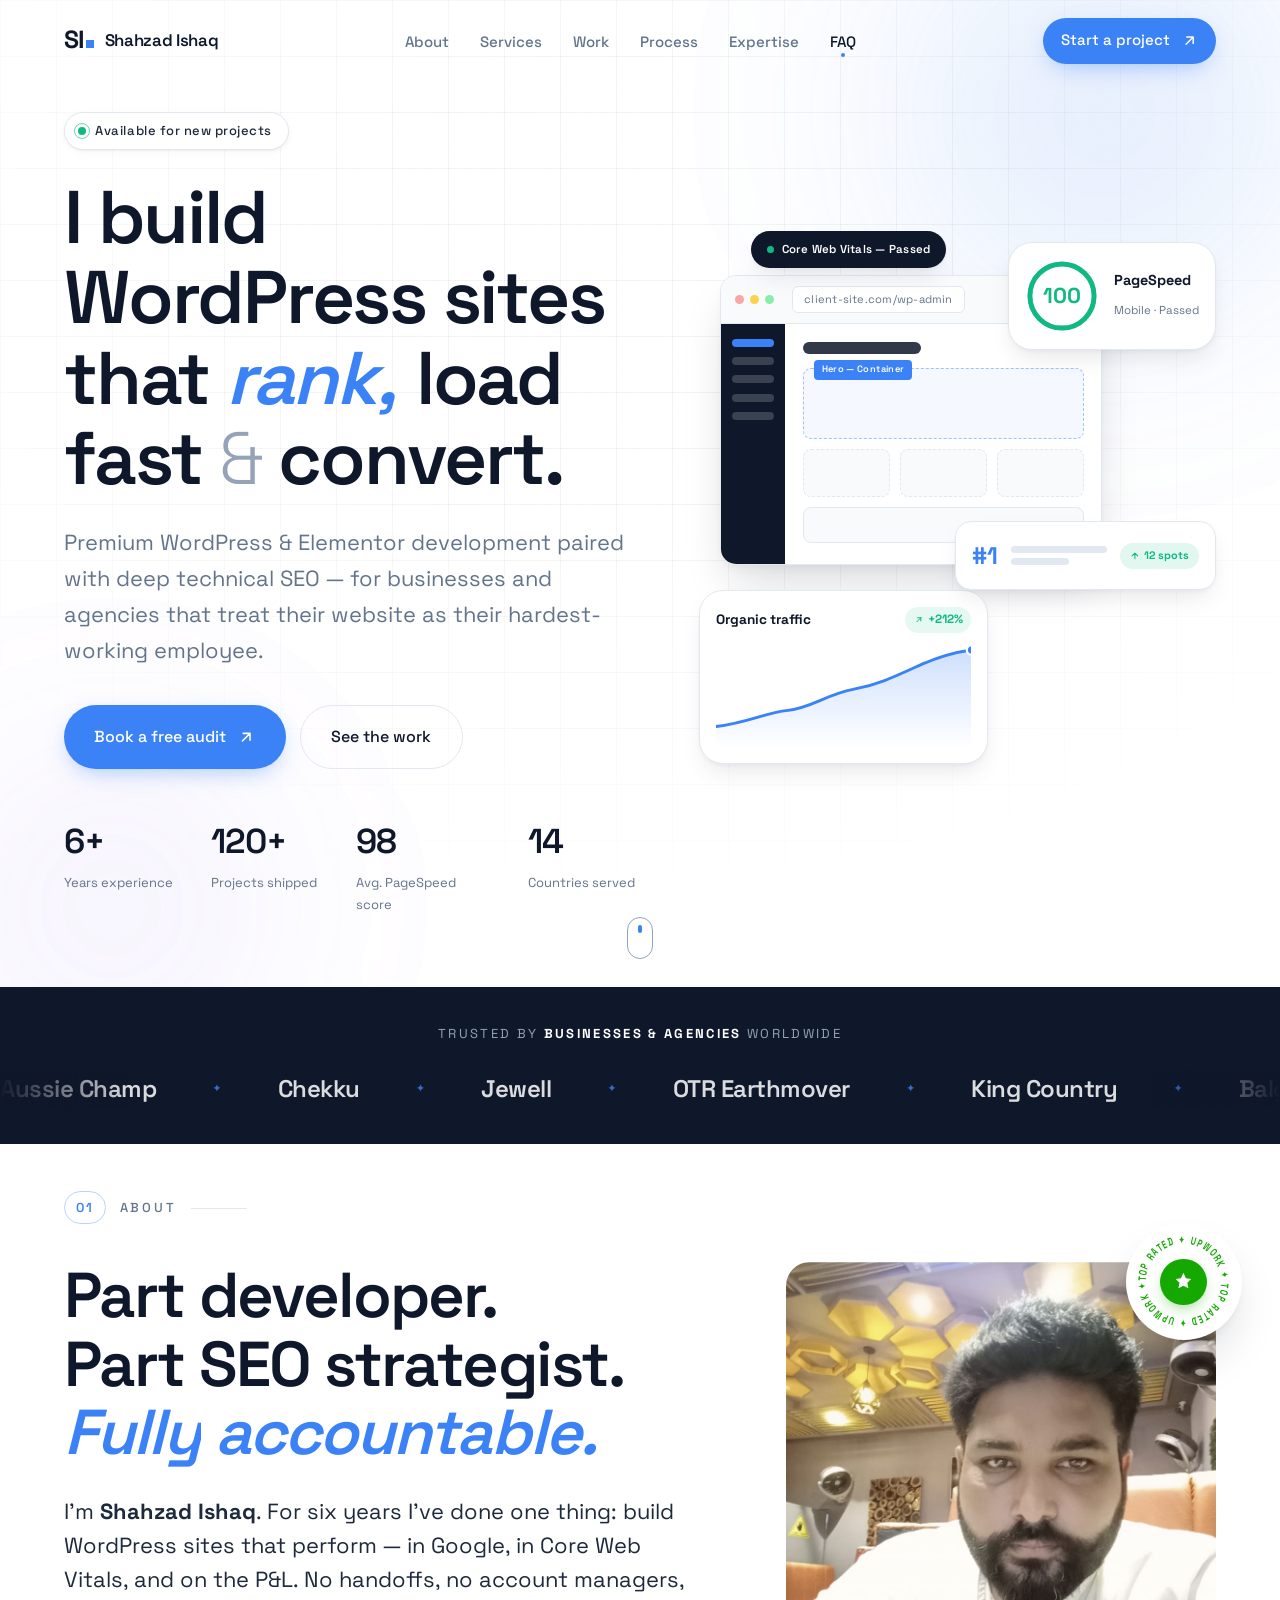
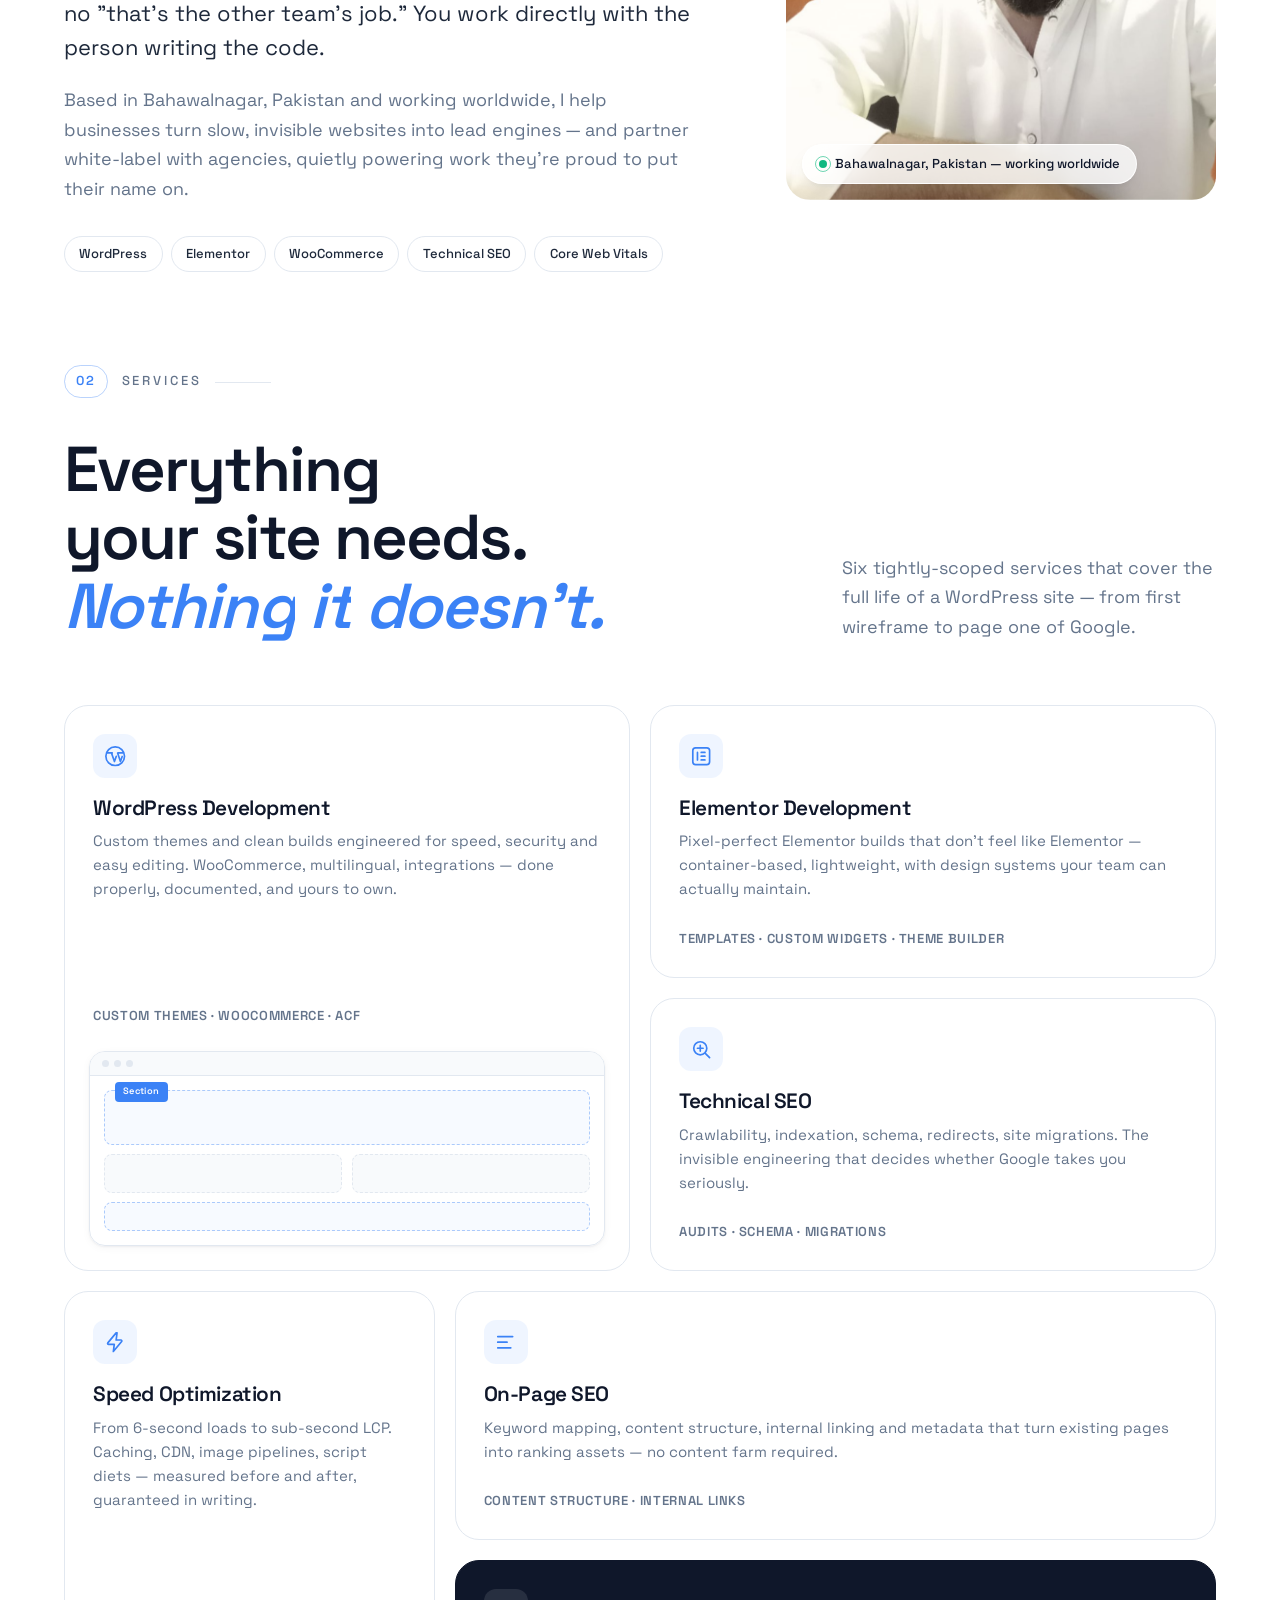
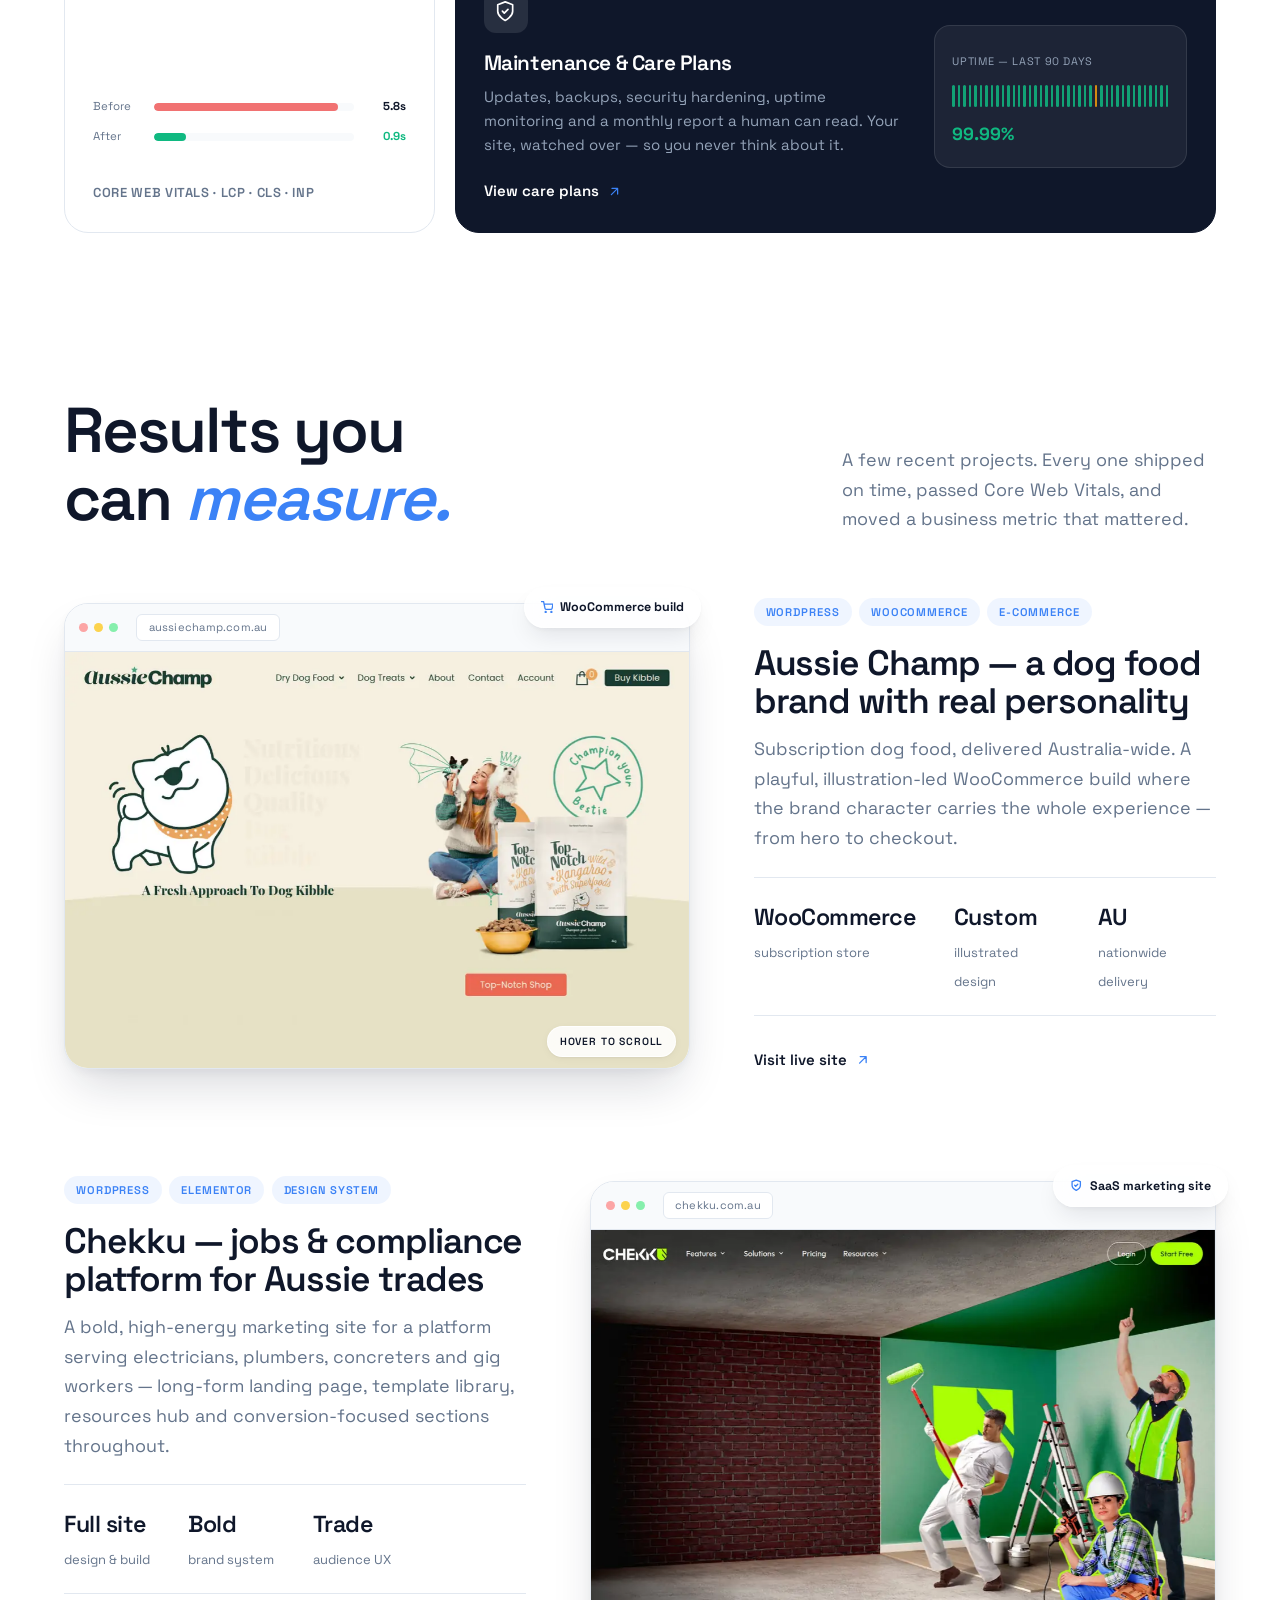
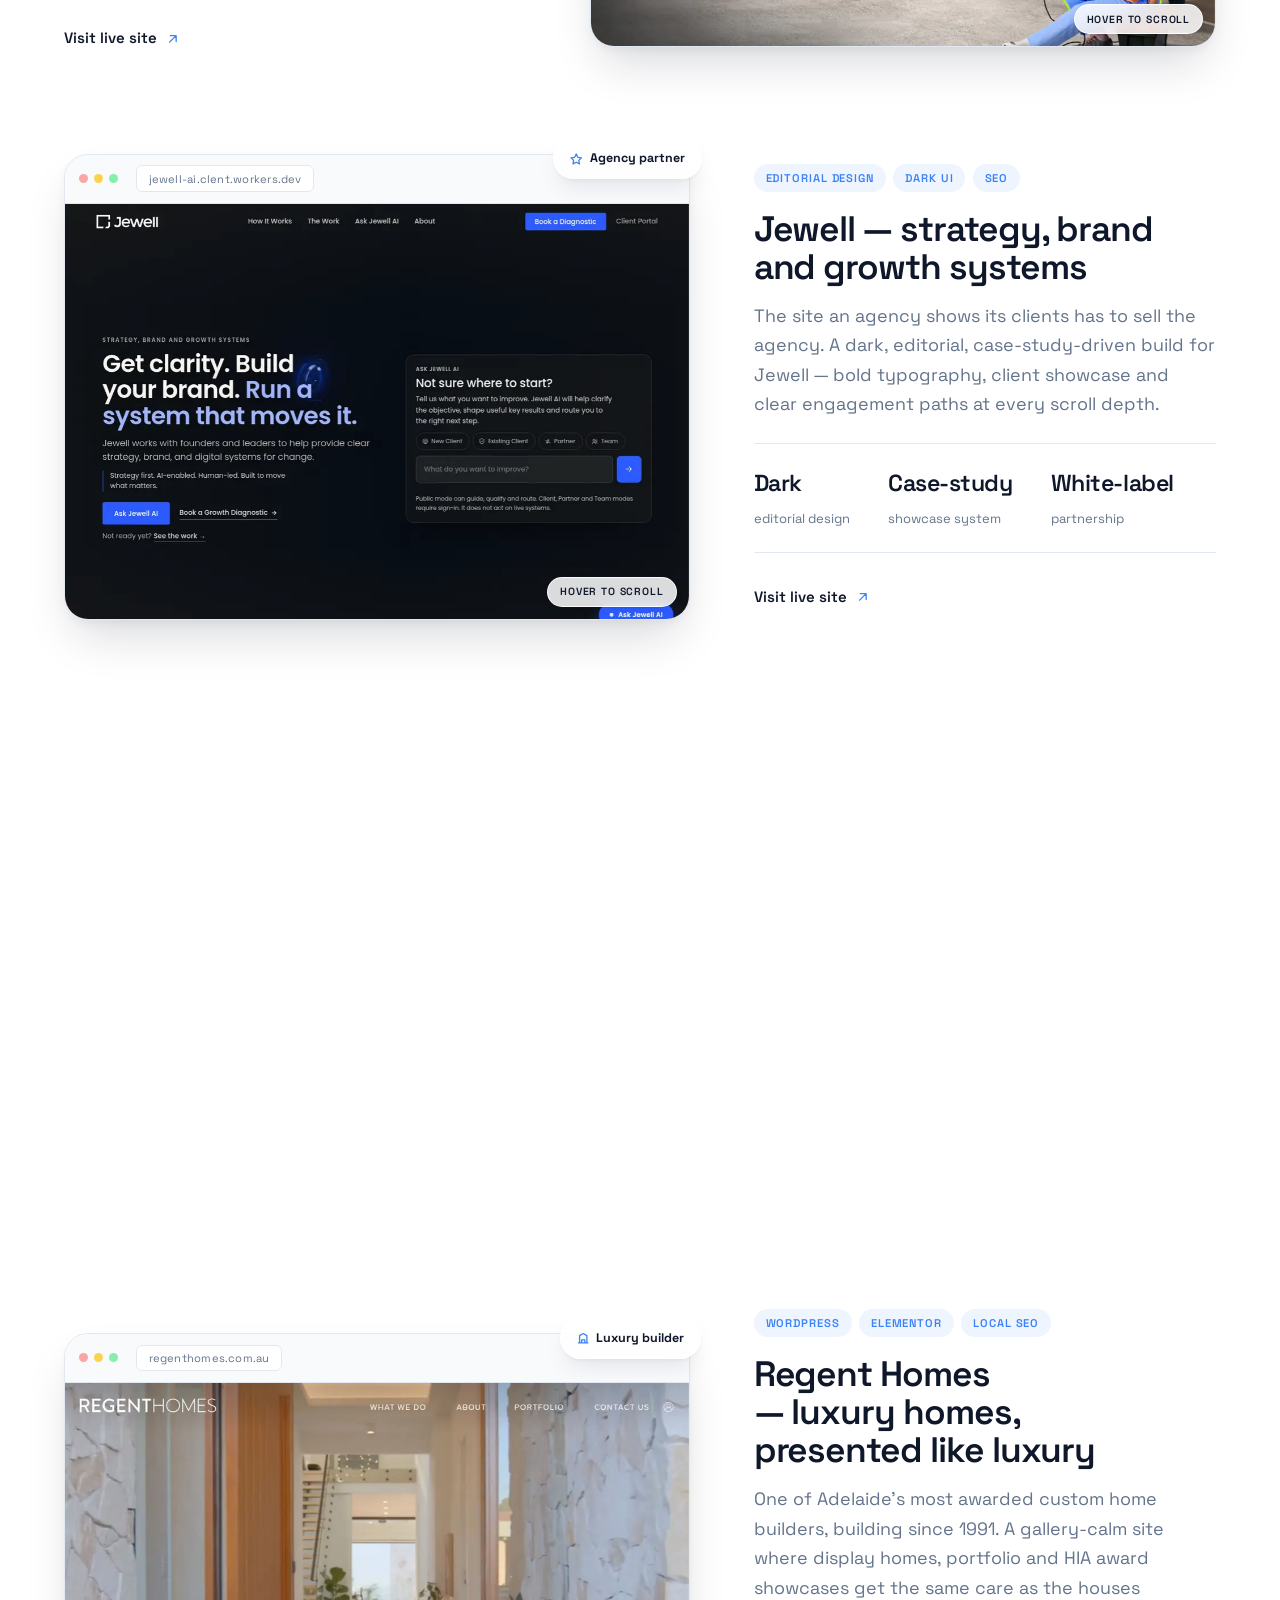
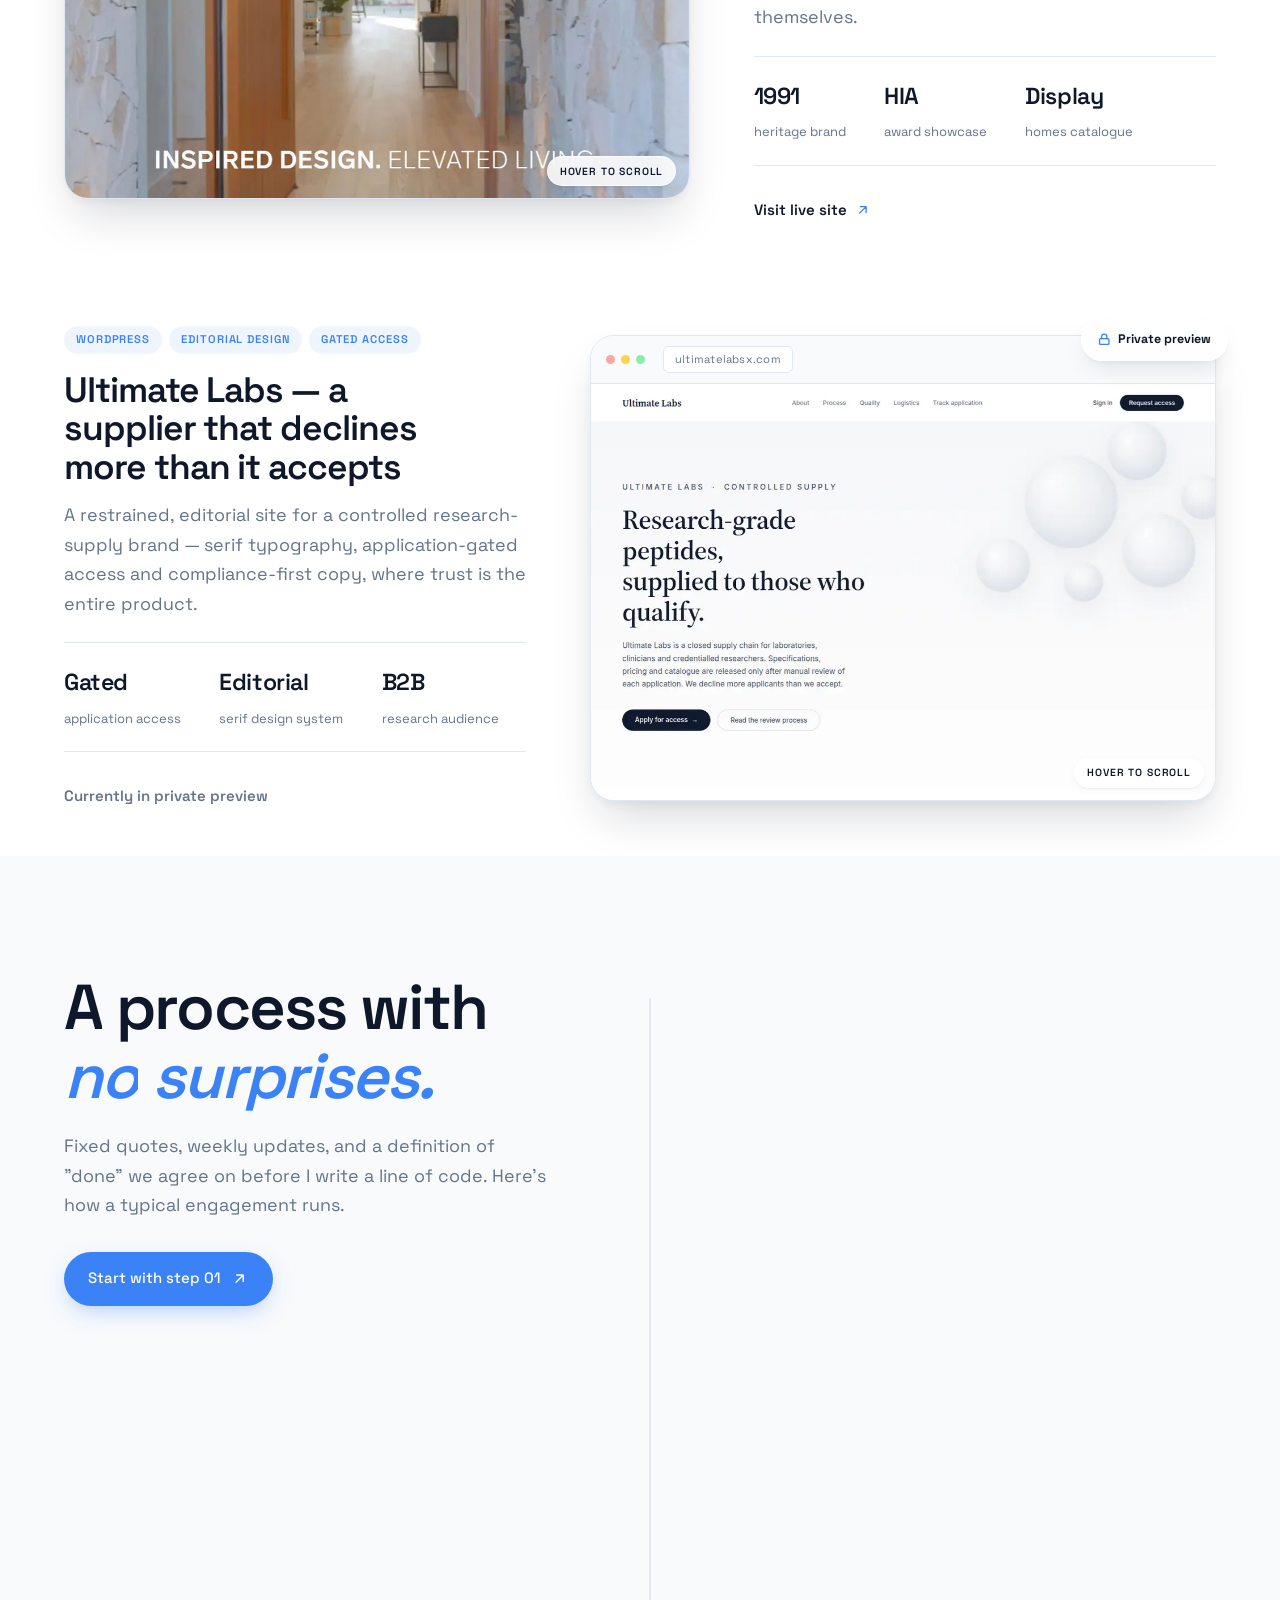
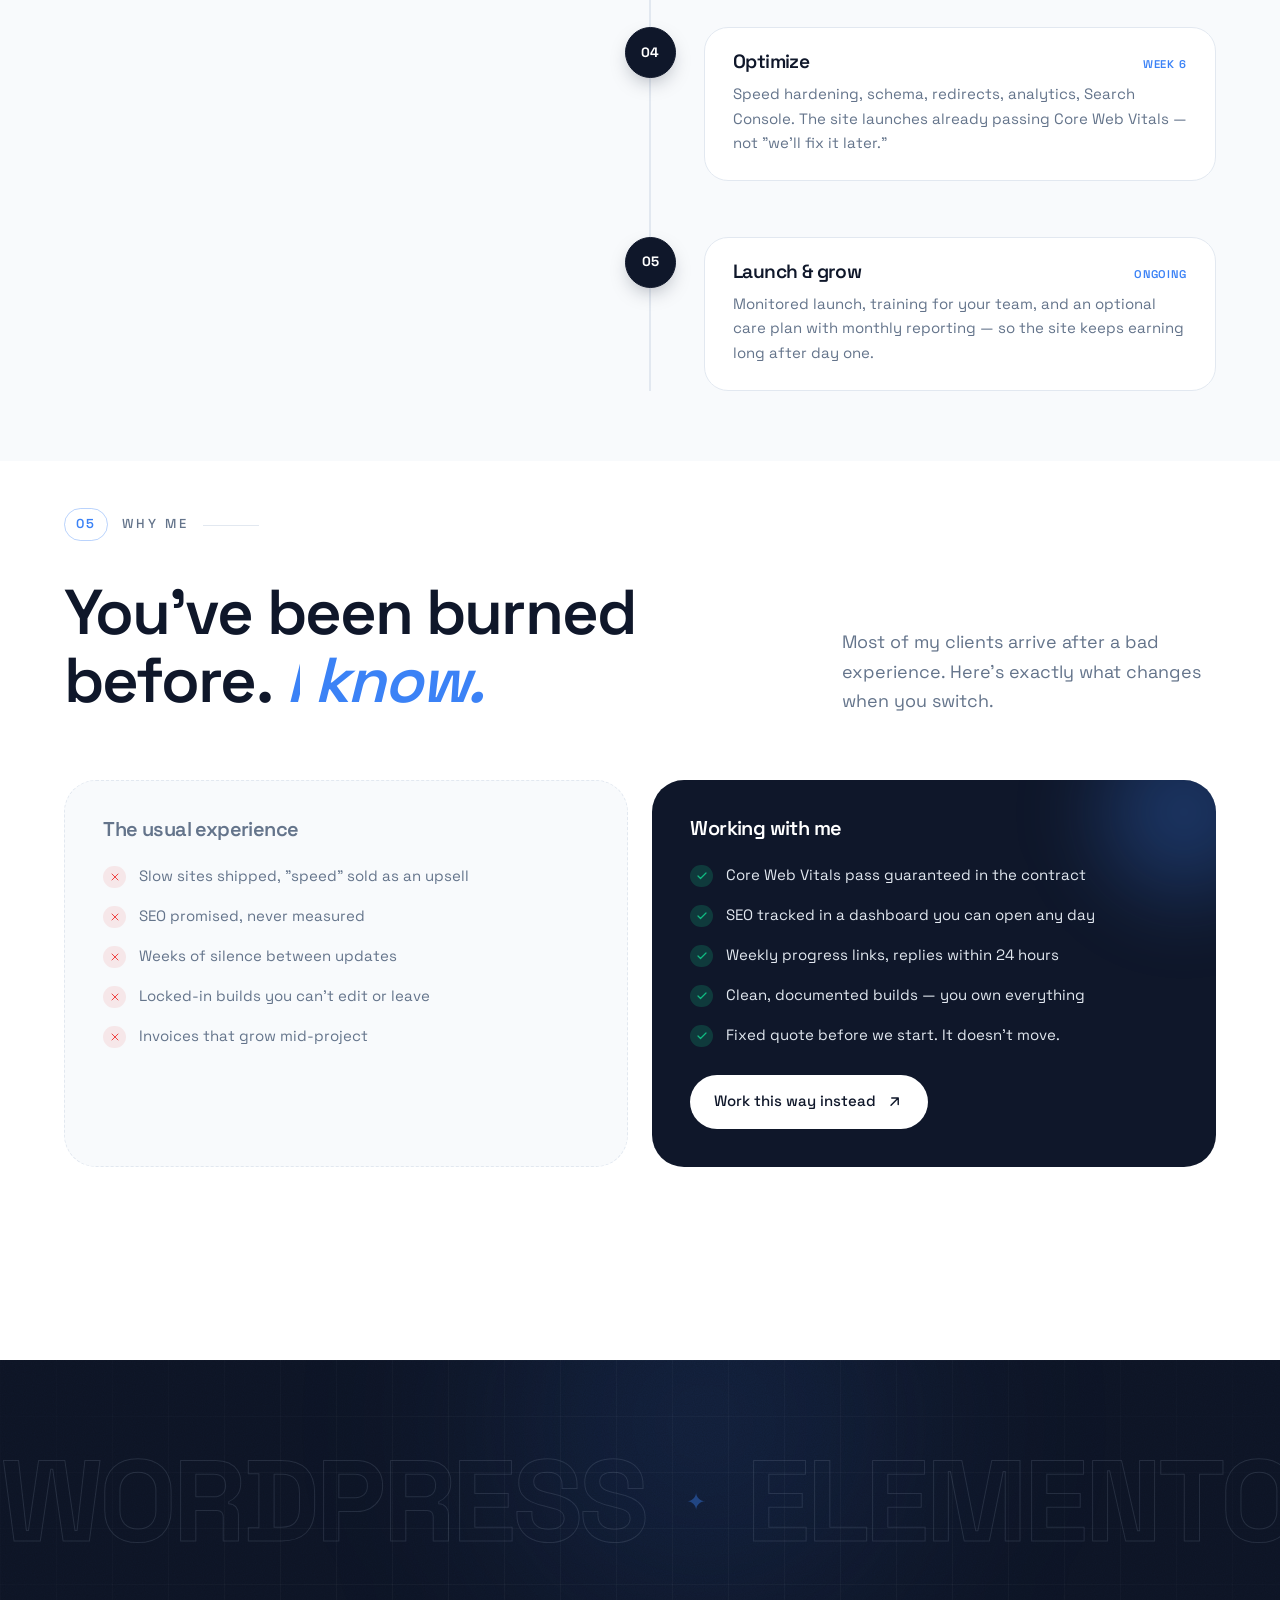
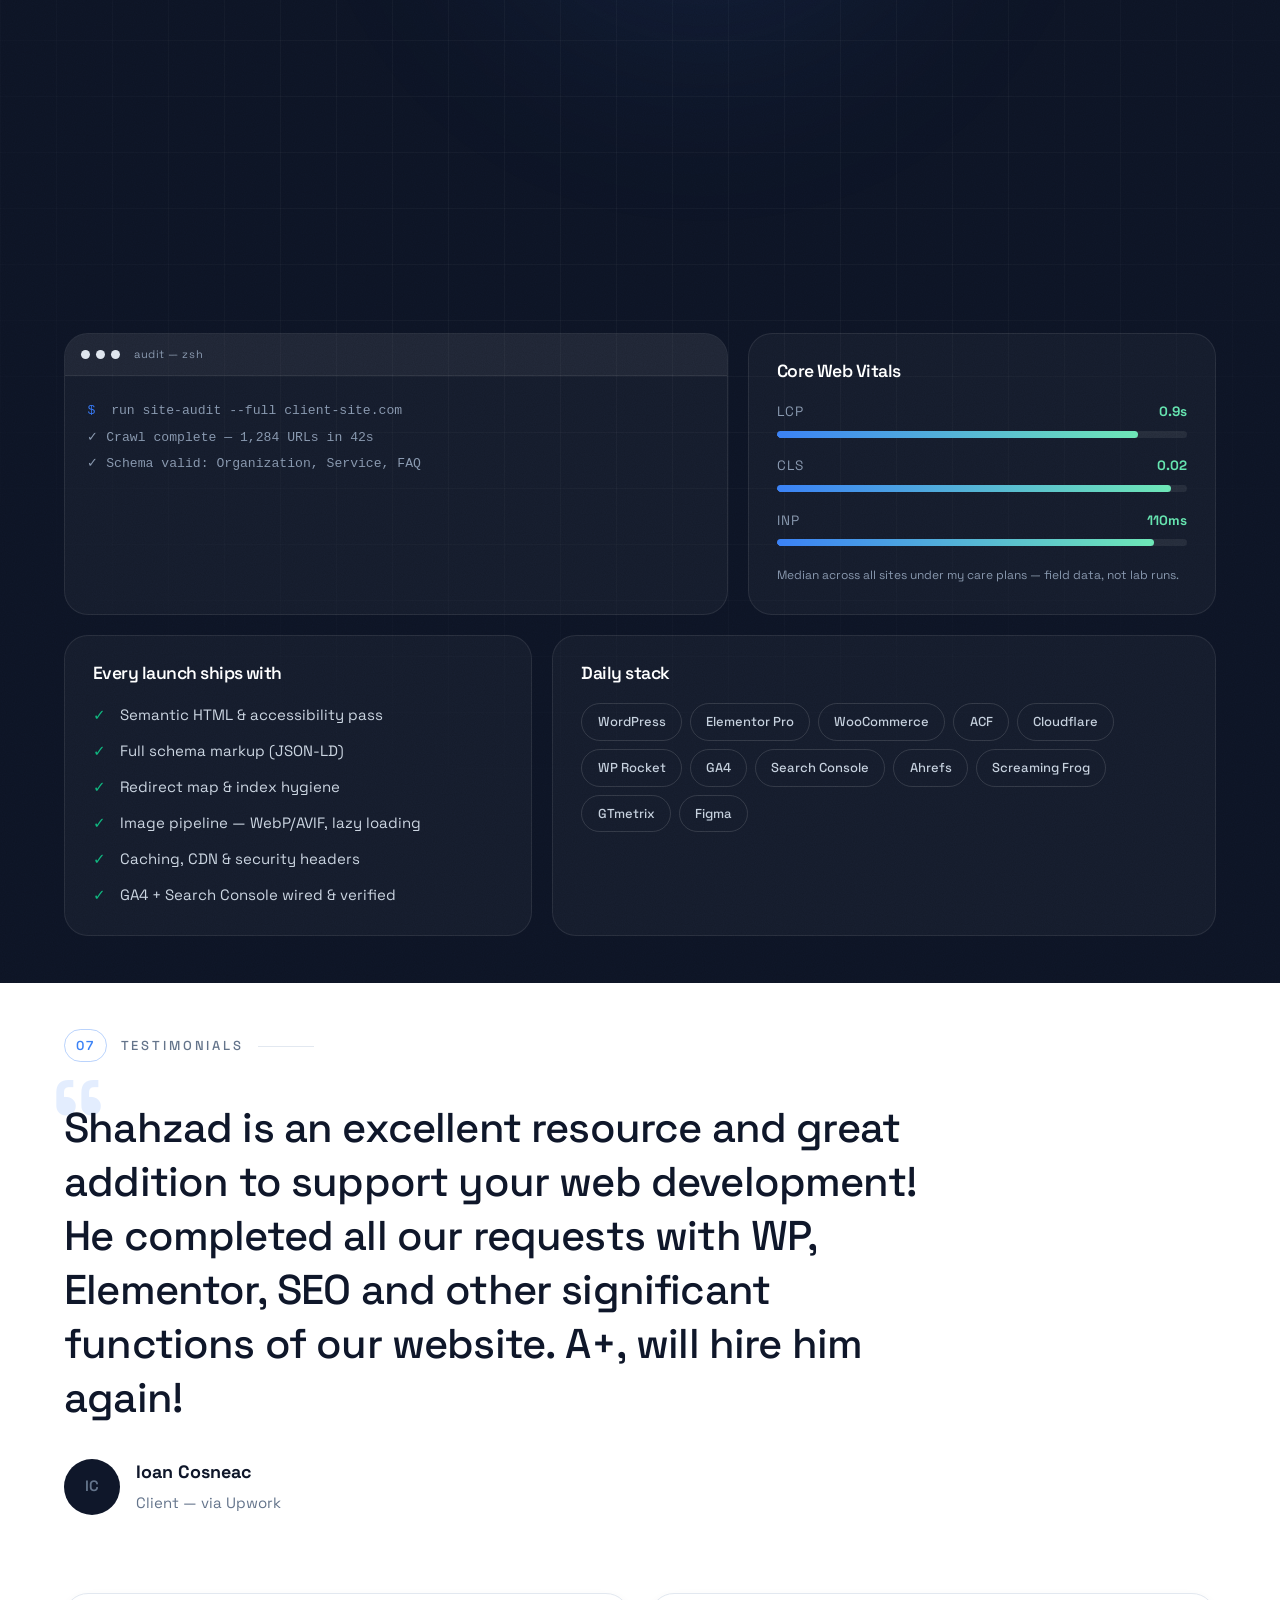
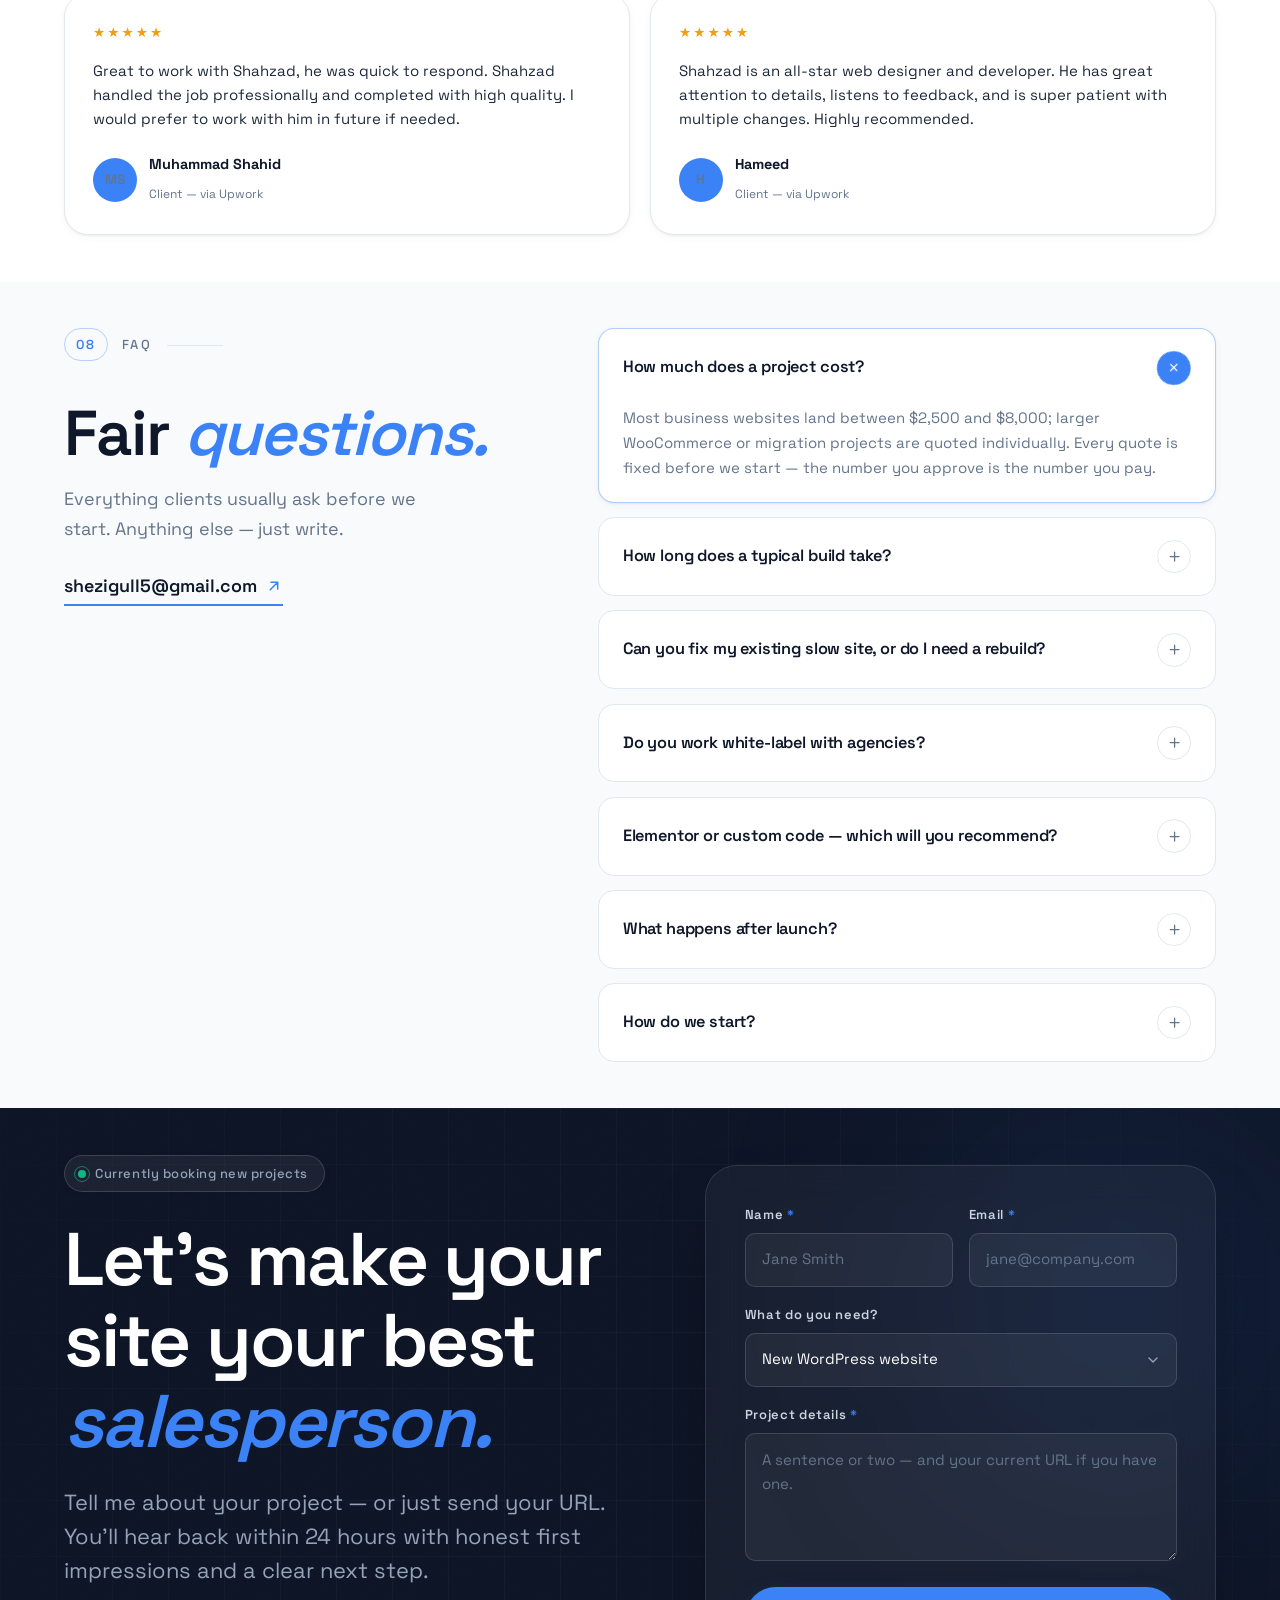
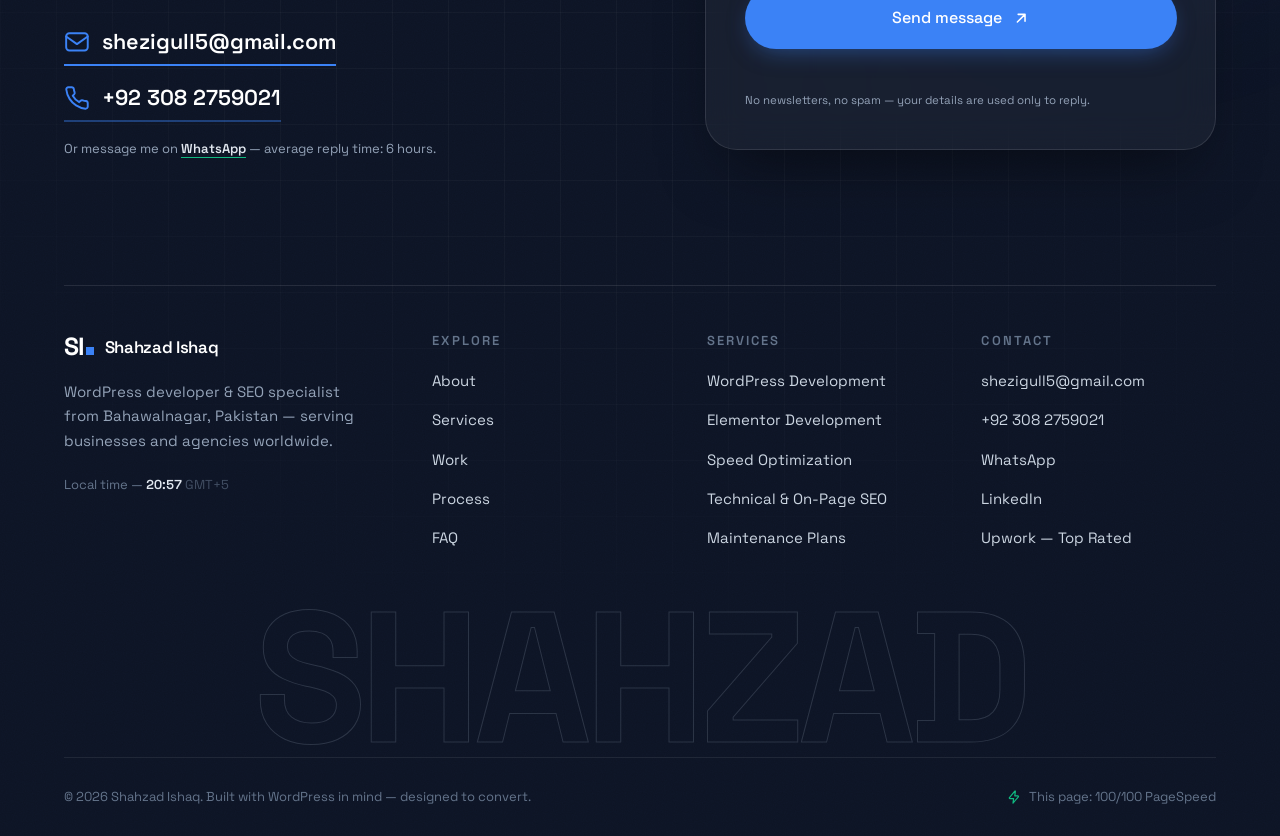
<file: index.html>
<!DOCTYPE html>
<html lang="en">
<head>
  <meta charset="UTF-8" />
  <meta name="viewport" content="width=device-width, initial-scale=1.0" />
  <title>Shahzad Ishaq — WordPress Developer &amp; SEO Specialist</title>
  <meta name="description" content="Shahzad Ishaq — Top Rated WordPress & Elementor developer and SEO specialist. I build websites that rank, load fast and convert — for businesses and agencies worldwide." />
  <link rel="preconnect" href="https://fonts.googleapis.com" />
  <link rel="preconnect" href="https://fonts.gstatic.com" crossorigin />
  <link href="https://fonts.googleapis.com/css2?family=Space+Grotesk:wght@300;400;500;600;700&display=swap" rel="stylesheet" />
  <link rel="stylesheet" href="css/style.css" />
</head>
<body>

  <a class="skip-link" href="#main">Skip to main content</a>

  <!-- Scroll progress -->
  <div class="scroll-progress" aria-hidden="true"><span id="scrollProgressBar"></span></div>

  <!-- ============ 01 HEADER ============ -->
  <header class="site-header" id="siteHeader">
    <div class="header-inner">
      <a href="#top" class="logo" aria-label="Shahzad Ishaq — home">
        <span class="logo-si" aria-hidden="true">SI<i></i></span>
        <span class="logo-text">Shahzad&nbsp;Ishaq</span>
      </a>

      <nav class="main-nav" aria-label="Primary">
        <ul>
          <li><a href="#about" class="nav-link">About</a></li>
          <li><a href="#services" class="nav-link">Services</a></li>
          <li><a href="#work" class="nav-link">Work</a></li>
          <li><a href="#process" class="nav-link">Process</a></li>
          <li><a href="#expertise" class="nav-link">Expertise</a></li>
          <li><a href="#faq" class="nav-link">FAQ</a></li>
        </ul>
      </nav>

      <div class="header-actions">
        <a href="#contact" class="btn btn-primary btn-sm magnetic" data-magnetic>
          <span class="btn-label">Start a project</span>
          <span class="btn-icon" aria-hidden="true">
            <svg viewBox="0 0 24 24" fill="none" stroke="currentColor" stroke-width="2" stroke-linecap="round" stroke-linejoin="round"><path d="M7 17L17 7M17 7H8M17 7v9"/></svg>
          </span>
        </a>
        <button class="menu-toggle" id="menuToggle" aria-label="Open menu" aria-expanded="false" aria-controls="mobileMenu">
          <span></span><span></span>
        </button>
      </div>
    </div>
  </header>

  <!-- Mobile menu -->
  <div class="mobile-menu" id="mobileMenu" aria-hidden="true">
    <nav aria-label="Mobile">
      <ul>
        <li style="--i:1"><a href="#about" class="mobile-link"><em>01</em>About</a></li>
        <li style="--i:2"><a href="#services" class="mobile-link"><em>02</em>Services</a></li>
        <li style="--i:3"><a href="#work" class="mobile-link"><em>03</em>Work</a></li>
        <li style="--i:4"><a href="#process" class="mobile-link"><em>04</em>Process</a></li>
        <li style="--i:5"><a href="#expertise" class="mobile-link"><em>05</em>Expertise</a></li>
        <li style="--i:6"><a href="#faq" class="mobile-link"><em>06</em>FAQ</a></li>
        <li style="--i:7"><a href="#contact" class="mobile-link mobile-link-accent"><em>07</em>Contact</a></li>
      </ul>
    </nav>
    <div class="mobile-menu-footer">
      <a href="mailto:shezigull5@gmail.com">shezigull5@gmail.com</a>
      <p>Bahawalnagar, Pakistan · Working worldwide</p>
    </div>
  </div>

  <main id="main">

  <!-- ============ 02 HERO ============ -->
  <section class="hero" id="top">
    <div class="hero-bg" aria-hidden="true">
      <div class="hero-grid"></div>
      <div class="hero-orb hero-orb-1"></div>
      <div class="hero-orb hero-orb-2"></div>
      <div class="noise"></div>
    </div>

    <div class="container hero-inner">
      <div class="hero-copy">
        <p class="hero-badge reveal">
          <span class="pulse-dot" aria-hidden="true"></span>
          Available for new projects
        </p>

        <h1 class="hero-title" data-split>
          I build WordPress sites that <span class="accent-word">rank,</span> load fast <span class="amp">&amp;</span> convert.
        </h1>

        <p class="hero-sub reveal" style="--d:.45s">
          Premium WordPress &amp; Elementor development paired with deep technical SEO —
          for businesses and agencies that treat their website as their hardest-working employee.
        </p>

        <div class="hero-actions reveal" style="--d:.55s">
          <a href="#contact" class="btn btn-primary btn-lg magnetic" data-magnetic>
            <span class="btn-label">Book a free audit</span>
            <span class="btn-icon" aria-hidden="true">
              <svg viewBox="0 0 24 24" fill="none" stroke="currentColor" stroke-width="2" stroke-linecap="round" stroke-linejoin="round"><path d="M7 17L17 7M17 7H8M17 7v9"/></svg>
            </span>
          </a>
          <a href="#work" class="btn btn-ghost btn-lg magnetic" data-magnetic>
            <span class="btn-label">See the work</span>
          </a>
        </div>

        <dl class="hero-stats reveal" style="--d:.65s">
          <div><dt><span data-counter="6">0</span>+</dt><dd>Years experience</dd></div>
          <div><dt><span data-counter="120">0</span>+</dt><dd>Projects shipped</dd></div>
          <div><dt><span data-counter="98">0</span></dt><dd>Avg. PageSpeed score</dd></div>
          <div><dt><span data-counter="14">0</span></dt><dd>Countries served</dd></div>
        </dl>
      </div>

      <!-- Floating UI composition -->
      <div class="hero-visual" aria-hidden="true">
        <div class="hv-layer" data-parallax="14">
          <!-- WordPress admin browser window -->
          <div class="browser-card hv-main float-a">
            <div class="browser-bar">
              <span class="b-dot"></span><span class="b-dot"></span><span class="b-dot"></span>
              <span class="b-url">client-site.com/wp-admin</span>
            </div>
            <div class="wp-mock">
              <div class="wp-side">
                <span class="wp-side-item is-active"></span>
                <span class="wp-side-item"></span>
                <span class="wp-side-item"></span>
                <span class="wp-side-item"></span>
                <span class="wp-side-item"></span>
              </div>
              <div class="wp-body">
                <div class="wp-row-title"></div>
                <div class="wp-blocks">
                  <div class="wp-block wp-block-hero">
                    <span class="wp-chip">Hero — Container</span>
                  </div>
                  <div class="wp-block-cols">
                    <div class="wp-block"></div>
                    <div class="wp-block"></div>
                    <div class="wp-block"></div>
                  </div>
                  <div class="wp-block wp-block-wide"></div>
                </div>
              </div>
            </div>
          </div>
        </div>

        <div class="hv-layer" data-parallax="30">
          <!-- PageSpeed score -->
          <div class="ui-card hv-speed float-b glass">
            <div class="speed-ring">
              <svg viewBox="0 0 120 120">
                <circle class="ring-track" cx="60" cy="60" r="52"/>
                <circle class="ring-value" cx="60" cy="60" r="52" id="speedRing"/>
              </svg>
              <span class="speed-num" data-counter="100">0</span>
            </div>
            <div class="speed-meta">
              <strong>PageSpeed</strong>
              <span>Mobile · Passed</span>
            </div>
          </div>
        </div>

        <div class="hv-layer" data-parallax="22">
          <!-- Analytics card -->
          <div class="ui-card hv-chart float-c">
            <div class="chart-head">
              <strong>Organic traffic</strong>
              <span class="chart-up">
                <svg viewBox="0 0 24 24" fill="none" stroke="currentColor" stroke-width="2.5" stroke-linecap="round" stroke-linejoin="round"><path d="M7 17L17 7M17 7H9M17 7v8"/></svg>
                +212%
              </span>
            </div>
            <svg class="chart-svg" viewBox="0 0 220 90" preserveAspectRatio="none">
              <defs>
                <linearGradient id="chartFill" x1="0" y1="0" x2="0" y2="1">
                  <stop offset="0%" stop-color="#3B82F6" stop-opacity=".25"/>
                  <stop offset="100%" stop-color="#3B82F6" stop-opacity="0"/>
                </linearGradient>
              </defs>
              <path class="chart-area" d="M0,72 C30,68 42,60 62,58 C82,56 96,44 118,40 C140,36 156,28 178,18 C192,12 206,8 220,6 L220,90 L0,90 Z" fill="url(#chartFill)"/>
              <path class="chart-line" d="M0,72 C30,68 42,60 62,58 C82,56 96,44 118,40 C140,36 156,28 178,18 C192,12 206,8 220,6"/>
              <circle class="chart-dot" cx="220" cy="6" r="4"/>
            </svg>
          </div>
        </div>

        <div class="hv-layer" data-parallax="40">
          <!-- SERP card -->
          <div class="ui-card hv-serp float-d glass">
            <span class="serp-pos">#1</span>
            <div class="serp-meta">
              <span class="serp-line"></span>
              <span class="serp-line short"></span>
            </div>
            <span class="serp-badge">
              <svg viewBox="0 0 24 24" fill="none" stroke="currentColor" stroke-width="2.5" stroke-linecap="round" stroke-linejoin="round"><path d="M12 19V5M5 12l7-7 7 7"/></svg>
              12 spots
            </span>
          </div>
        </div>

        <div class="hv-layer" data-parallax="36">
          <!-- Vitals chip -->
          <div class="ui-chip hv-vitals float-e">
            <span class="chip-dot" aria-hidden="true"></span>
            Core Web Vitals — Passed
          </div>
        </div>
      </div>
    </div>

    <a class="scroll-hint" href="#trust" aria-label="Scroll to content">
      <span class="scroll-hint-track"><span class="scroll-hint-dot"></span></span>
    </a>
  </section>

  <!-- ============ 03 TRUST STRIP ============ -->
  <section class="trust" id="trust" aria-label="Clients">
    <div class="container trust-head reveal">
      <p>Trusted by <strong>businesses &amp; agencies</strong> worldwide</p>
    </div>
    <div class="marquee" data-marquee>
      <div class="marquee-track">
        <span class="tm">Aussie&nbsp;Champ</span><i>✦</i>
        <span class="tm">Chekku</span><i>✦</i>
        <span class="tm">Jewell</span><i>✦</i>
        <span class="tm">OTR&nbsp;Earthmover</span><i>✦</i>
        <span class="tm">King&nbsp;Country</span><i>✦</i>
        <span class="tm">Balga&nbsp;Designs</span><i>✦</i>
        <span class="tm">Kabylie&nbsp;Oil</span><i>✦</i>
        <span class="tm">Expert&nbsp;Contractorz</span><i>✦</i>
        <span class="tm">Emprous</span><i>✦</i>
        <span class="tm">Pentyl&nbsp;Labs</span><i>✦</i>
        <span class="tm">LawByDavid.com</span><i>✦</i>
        <span class="tm">Soilex</span><i>✦</i>
        <span class="tm">Jewell&nbsp;Tyres</span><i>✦</i>
      </div>
    </div>
  </section>

  <!-- ============ 04 ABOUT ============ -->
  <section class="about section" id="about">
    <div class="container">
      <div class="section-head reveal">
        <span class="section-no">01</span>
        <span class="section-label">About</span>
      </div>

      <div class="about-grid">
        <div class="about-copy">
          <h2 class="display-2" data-split>
            Part developer. Part SEO strategist. <span class="accent-word">Fully accountable.</span>
          </h2>
          <p class="lead reveal">
            I'm <strong>Shahzad Ishaq</strong>. For six years I've done one thing: build WordPress
            sites that perform — in Google, in Core Web Vitals, and on the P&amp;L. No handoffs,
            no account managers, no "that's the other team's job." You work directly with the
            person writing the code.
          </p>
          <p class="reveal">
            Based in Bahawalnagar, Pakistan and working worldwide, I help businesses turn slow,
            invisible websites into lead engines — and partner white-label with agencies,
            quietly powering work they're proud to put their name on.
          </p>
          <div class="about-tags reveal">
            <span class="tag">WordPress</span>
            <span class="tag">Elementor</span>
            <span class="tag">WooCommerce</span>
            <span class="tag">Technical SEO</span>
            <span class="tag">Core Web Vitals</span>
          </div>
        </div>

        <div class="about-visual">
          <figure class="portrait reveal">
            <div class="img-clip">
              <img src="assets/img/shahzad.jpg" alt="Shahzad Ishaq — WordPress developer and SEO specialist" loading="lazy" width="900" height="1200"/>
            </div>
            <figcaption class="portrait-chip glass">
              <span class="pulse-dot"></span> Bahawalnagar, Pakistan — working worldwide
            </figcaption>
          </figure>

          <!-- Rotating Top Rated seal, pinned to the portrait corner -->
          <a class="seal reveal" href="https://www.upwork.com/freelancers/~01a75a5afd307a8fc8" target="_blank" rel="noopener" aria-label="Top Rated on Upwork — view profile">
            <svg class="seal-ring" viewBox="0 0 100 100" aria-hidden="true">
              <defs>
                <path id="sealCircle" d="M 50,50 m -36,0 a 36,36 0 1,1 72,0 a 36,36 0 1,1 -72,0"/>
              </defs>
              <text>
                <textPath href="#sealCircle" textLength="226" lengthAdjust="spacingAndGlyphs">TOP RATED ✦ UPWORK ✦ TOP RATED ✦ UPWORK ✦</textPath>
              </text>
            </svg>
            <span class="seal-core" aria-hidden="true">
              <svg viewBox="0 0 24 24" fill="currentColor"><path d="M12 2l2.9 6.26L21 9.27l-4.5 4.38L17.8 20 12 16.9 6.2 20l1.3-6.35L3 9.27l6.1-1.01L12 2z"/></svg>
            </span>
          </a>

        </div>
      </div>
    </div>
  </section>

  <!-- ============ 05 SERVICES ============ -->
  <section class="services section" id="services">
    <div class="container">
      <div class="section-head reveal">
        <span class="section-no">02</span>
        <span class="section-label">Services</span>
      </div>

      <div class="section-title-row">
        <h2 class="display-2" data-split>Everything your site needs. <span class="accent-word">Nothing it doesn't.</span></h2>
        <p class="section-intro reveal">Six tightly-scoped services that cover the full life of a WordPress site — from first wireframe to page one of Google.</p>
      </div>

      <div class="bento">
        <!-- WordPress Development — large -->
        <article class="bento-card bc-wp reveal">
          <div class="bc-visual" aria-hidden="true">
            <div class="mini-editor">
              <div class="me-bar"><span></span><span></span><span></span></div>
              <div class="me-canvas">
                <div class="me-block me-b1"><span class="wp-chip">Section</span></div>
                <div class="me-cols"><span></span><span></span></div>
                <div class="me-block me-b2"></div>
              </div>
            </div>
          </div>
          <div class="bc-body">
            <span class="bc-icon" aria-hidden="true">
              <svg viewBox="0 0 24 24" fill="none" stroke="currentColor" stroke-width="1.8" stroke-linecap="round" stroke-linejoin="round"><circle cx="12" cy="12" r="10"/><path d="M3.6 8.5h5.2M20.4 8.5h-4.9M8 8.5l3.2 9.2 2-5.6M14.6 8.5l3 9.2 1.9-5.4"/></svg>
            </span>
            <h3>WordPress Development</h3>
            <p>Custom themes and clean builds engineered for speed, security and easy editing. WooCommerce, multilingual, integrations — done properly, documented, and yours to own.</p>
            <span class="bc-link">Custom themes · WooCommerce · ACF <em class="bc-arrow" aria-hidden="true">→</em></span>
          </div>
        </article>

        <!-- Elementor -->
        <article class="bento-card bc-elementor reveal">
          <div class="bc-body">
            <span class="bc-icon" aria-hidden="true">
              <svg viewBox="0 0 24 24" fill="none" stroke="currentColor" stroke-width="1.8" stroke-linecap="round" stroke-linejoin="round"><rect x="3" y="3" width="18" height="18" rx="3"/><path d="M8 8v8M12 8h4M12 12h4M12 16h4"/></svg>
            </span>
            <h3>Elementor Development</h3>
            <p>Pixel-perfect Elementor builds that don't feel like Elementor — container-based, lightweight, with design systems your team can actually maintain.</p>
            <span class="bc-link">Templates · Custom widgets · Theme Builder <em class="bc-arrow" aria-hidden="true">→</em></span>
          </div>
        </article>

        <!-- Technical SEO -->
        <article class="bento-card bc-tech reveal">
          <div class="bc-body">
            <span class="bc-icon" aria-hidden="true">
              <svg viewBox="0 0 24 24" fill="none" stroke="currentColor" stroke-width="1.8" stroke-linecap="round" stroke-linejoin="round"><circle cx="11" cy="11" r="7"/><path d="M21 21l-4.35-4.35M8 11h6M11 8v6"/></svg>
            </span>
            <h3>Technical SEO</h3>
            <p>Crawlability, indexation, schema, redirects, site migrations. The invisible engineering that decides whether Google takes you seriously.</p>
            <span class="bc-link">Audits · Schema · Migrations <em class="bc-arrow" aria-hidden="true">→</em></span>
          </div>
        </article>

        <!-- Speed — tall with gauge -->
        <article class="bento-card bc-speed reveal">
          <div class="bc-body">
            <span class="bc-icon" aria-hidden="true">
              <svg viewBox="0 0 24 24" fill="none" stroke="currentColor" stroke-width="1.8" stroke-linecap="round" stroke-linejoin="round"><path d="M13 2L4.09 12.69a1 1 0 0 0 .77 1.64H11l-1 7.67L18.91 11.3a1 1 0 0 0-.77-1.63H13l1-7.67z"/></svg>
            </span>
            <h3>Speed Optimization</h3>
            <p>From 6-second loads to sub-second LCP. Caching, CDN, image pipelines, script diets — measured before and after, guaranteed in writing.</p>
          </div>
          <div class="bc-visual speed-visual" aria-hidden="true">
            <div class="speed-compare">
              <div class="sc-row"><span class="sc-label">Before</span><span class="sc-bar sc-before"><i></i></span><span class="sc-val">5.8s</span></div>
              <div class="sc-row"><span class="sc-label">After</span><span class="sc-bar sc-after"><i></i></span><span class="sc-val sc-good">0.9s</span></div>
            </div>
            <span class="bc-link">Core Web Vitals · LCP · CLS · INP <em class="bc-arrow" aria-hidden="true">→</em></span>
          </div>
        </article>

        <!-- On-page SEO -->
        <article class="bento-card bc-onpage reveal">
          <div class="bc-body">
            <span class="bc-icon" aria-hidden="true">
              <svg viewBox="0 0 24 24" fill="none" stroke="currentColor" stroke-width="1.8" stroke-linecap="round" stroke-linejoin="round"><path d="M4 6h16M4 12h10M4 18h14"/></svg>
            </span>
            <h3>On-Page SEO</h3>
            <p>Keyword mapping, content structure, internal linking and metadata that turn existing pages into ranking assets — no content farm required.</p>
            <span class="bc-link">Content structure · Internal links <em class="bc-arrow" aria-hidden="true">→</em></span>
          </div>
        </article>

        <!-- Maintenance — dark wide -->
        <article class="bento-card bc-care reveal">
          <div class="bc-body">
            <span class="bc-icon" aria-hidden="true">
              <svg viewBox="0 0 24 24" fill="none" stroke="currentColor" stroke-width="1.8" stroke-linecap="round" stroke-linejoin="round"><path d="M12 22s8-4 8-10V5l-8-3-8 3v7c0 6 8 10 8 10z"/><path d="M9 12l2 2 4-4"/></svg>
            </span>
            <h3>Maintenance &amp; Care Plans</h3>
            <p>Updates, backups, security hardening, uptime monitoring and a monthly report a human can read. Your site, watched over — so you never think about it.</p>
            <a class="bc-cta" href="#contact">View care plans
              <svg viewBox="0 0 24 24" fill="none" stroke="currentColor" stroke-width="2" stroke-linecap="round" stroke-linejoin="round"><path d="M7 17L17 7M17 7H8M17 7v9"/></svg>
            </a>
          </div>
          <div class="bc-visual care-visual" aria-hidden="true">
            <div class="uptime">
              <span class="uptime-label">Uptime — last 90 days</span>
              <div class="uptime-ticks">
                <i></i><i></i><i></i><i></i><i></i><i></i><i></i><i></i><i></i><i></i><i></i><i></i><i></i><i></i><i></i><i></i><i></i><i></i><i></i><i></i><i></i><i></i><i></i><i></i><i></i><i></i><i></i><i></i><i></i><i></i><i></i><i></i><i></i><i></i><i></i><i></i><i></i><i></i><i></i><i></i>
              </div>
              <span class="uptime-val">99.99%</span>
            </div>
          </div>
        </article>
      </div>
    </div>
  </section>

  <!-- ============ 06 PORTFOLIO ============ -->
  <section class="work section" id="work">
    <div class="container">
      <div class="section-head reveal">
        <span class="section-no">03</span>
        <span class="section-label">Selected Work</span>
      </div>

      <div class="section-title-row">
        <h2 class="display-2" data-split>Results you can <span class="accent-word">measure.</span></h2>
        <p class="section-intro reveal">A few recent projects. Every one shipped on time, passed Core Web Vitals, and moved a business metric that mattered.</p>
      </div>

      <div class="case-list">

        <!-- Case 1 — Aussie Champ -->
        <article class="case reveal">
          <div class="case-media">
            <div class="browser-card case-browser">
              <div class="browser-bar">
                <span class="b-dot"></span><span class="b-dot"></span><span class="b-dot"></span>
                <span class="b-url">aussiechamp.com.au</span>
              </div>
              <div class="case-shot" data-scrollshot>
                <img class="scrollshot" src="assets/img/projects/aussiechamp.webp" alt="Aussie Champ — full homepage of the dog food brand website" loading="lazy" width="1100" height="4180"/>
              </div>
            </div>
            <span class="case-badge glass">
              <svg viewBox="0 0 24 24" fill="none" stroke="currentColor" stroke-width="2.5" stroke-linecap="round" stroke-linejoin="round"><circle cx="9" cy="21" r="1"/><circle cx="20" cy="21" r="1"/><path d="M1 1h4l2.68 13.39a2 2 0 0 0 2 1.61h9.72a2 2 0 0 0 2-1.61L23 6H6"/></svg>
              WooCommerce build
            </span>
          </div>
          <div class="case-info">
            <div class="case-tags"><span>WordPress</span><span>WooCommerce</span><span>E-commerce</span></div>
            <h3 class="case-title">Aussie Champ — a dog food brand with real personality</h3>
            <p>Subscription dog food, delivered Australia-wide. A playful, illustration-led WooCommerce build where the brand character carries the whole experience — from hero to checkout.</p>
            <ul class="case-metrics">
              <li><strong>WooCommerce</strong><span>subscription store</span></li>
              <li><strong>Custom</strong><span>illustrated design</span></li>
              <li><strong>AU</strong><span>nationwide delivery</span></li>
            </ul>
            <a class="case-link" href="https://aussiechamp.com.au/" target="_blank" rel="noopener">Visit live site
              <svg viewBox="0 0 24 24" fill="none" stroke="currentColor" stroke-width="2" stroke-linecap="round" stroke-linejoin="round"><path d="M7 17L17 7M17 7H8M17 7v9"/></svg>
            </a>
          </div>
        </article>

        <!-- Case 2 — Chekku -->
        <article class="case case-flip reveal">
          <div class="case-media">
            <div class="browser-card case-browser">
              <div class="browser-bar">
                <span class="b-dot"></span><span class="b-dot"></span><span class="b-dot"></span>
                <span class="b-url">chekku.com.au</span>
              </div>
              <div class="case-shot" data-scrollshot>
                <img class="scrollshot" src="assets/img/projects/chekku.webp" alt="Chekku — full homepage of the jobs and compliance platform for trades" loading="lazy" width="1100" height="9372"/>
              </div>
            </div>
            <span class="case-badge glass">
              <svg viewBox="0 0 24 24" fill="none" stroke="currentColor" stroke-width="2.5" stroke-linecap="round" stroke-linejoin="round"><path d="M12 22s8-4 8-10V5l-8-3-8 3v7c0 6 8 10 8 10z"/><path d="M9 12l2 2 4-4"/></svg>
              SaaS marketing site
            </span>
          </div>
          <div class="case-info">
            <div class="case-tags"><span>WordPress</span><span>Elementor</span><span>Design System</span></div>
            <h3 class="case-title">Chekku — jobs &amp; compliance platform for Aussie trades</h3>
            <p>A bold, high-energy marketing site for a platform serving electricians, plumbers, concreters and gig workers — long-form landing page, template library, resources hub and conversion-focused sections throughout.</p>
            <ul class="case-metrics">
              <li><strong>Full site</strong><span>design &amp; build</span></li>
              <li><strong>Bold</strong><span>brand system</span></li>
              <li><strong>Trade</strong><span>audience UX</span></li>
            </ul>
            <a class="case-link" href="https://www.chekku.com.au/" target="_blank" rel="noopener">Visit live site
              <svg viewBox="0 0 24 24" fill="none" stroke="currentColor" stroke-width="2" stroke-linecap="round" stroke-linejoin="round"><path d="M7 17L17 7M17 7H8M17 7v9"/></svg>
            </a>
          </div>
        </article>

        <!-- Case 3 — Jewell Projects -->
        <article class="case reveal">
          <div class="case-media">
            <div class="browser-card case-browser">
              <div class="browser-bar">
                <span class="b-dot"></span><span class="b-dot"></span><span class="b-dot"></span>
                <span class="b-url">jewell-ai.clent.workers.dev</span>
              </div>
              <div class="case-shot" data-scrollshot>
                <img class="scrollshot" src="assets/img/projects/jewellprojects.webp" alt="Jewell — full homepage of the strategy, brand and growth systems agency website" loading="lazy" width="1100" height="8922"/>
              </div>
            </div>
            <span class="case-badge glass">
              <svg viewBox="0 0 24 24" fill="none" stroke="currentColor" stroke-width="2.5" stroke-linecap="round" stroke-linejoin="round"><path d="M12 2l3.09 6.26L22 9.27l-5 4.87 1.18 6.88L12 17.77l-6.18 3.25L7 14.14 2 9.27l6.91-1.01L12 2z"/></svg>
              Agency partner
            </span>
          </div>
          <div class="case-info">
            <div class="case-tags"><span>Editorial Design</span><span>Dark UI</span><span>SEO</span></div>
            <h3 class="case-title">Jewell — strategy, brand and growth systems</h3>
            <p>The site an agency shows its clients has to sell the agency. A dark, editorial, case-study-driven build for Jewell — bold typography, client showcase and clear engagement paths at every scroll depth.</p>
            <ul class="case-metrics">
              <li><strong>Dark</strong><span>editorial design</span></li>
              <li><strong>Case-study</strong><span>showcase system</span></li>
              <li><strong>White-label</strong><span>partnership</span></li>
            </ul>
            <a class="case-link" href="https://jewell-ai.clent.workers.dev/" target="_blank" rel="noopener">Visit live site
              <svg viewBox="0 0 24 24" fill="none" stroke="currentColor" stroke-width="2" stroke-linecap="round" stroke-linejoin="round"><path d="M7 17L17 7M17 7H8M17 7v9"/></svg>
            </a>
          </div>
        </article>

        <!-- Case 4 — OTR Earthmover Tyre -->
        <article class="case case-flip reveal">
          <div class="case-media">
            <div class="browser-card case-browser">
              <div class="browser-bar">
                <span class="b-dot"></span><span class="b-dot"></span><span class="b-dot"></span>
                <span class="b-url">otr-earthmover-tyre.pages.dev</span>
              </div>
              <div class="case-shot" data-scrollshot>
                <img class="scrollshot" src="assets/img/projects/otr.webp" alt="OTR Earthmover Tyre — full homepage of the technical tyre reference site" loading="lazy" width="1100" height="4303"/>
              </div>
            </div>
            <span class="case-badge glass">
              <svg viewBox="0 0 24 24" fill="none" stroke="currentColor" stroke-width="2.5" stroke-linecap="round" stroke-linejoin="round"><circle cx="11" cy="11" r="7"/><path d="M21 21l-4.35-4.35"/></svg>
              Technical reference
            </span>
          </div>
          <div class="case-info">
            <div class="case-tags"><span>Reference Platform</span><span>Dark UI</span><span>Technical SEO</span></div>
            <h3 class="case-title">OTR Earthmover Tyre — an industry reference, made searchable</h3>
            <p>A free technical reference for off-the-road tyres: 600+ tyre records, TRA codes, calculators and market notes — dense industrial data turned into a fast, navigable dark-UI platform.</p>
            <ul class="case-metrics">
              <li><strong>600+</strong><span>tyre records</span></li>
              <li><strong>7</strong><span>technical calculators</span></li>
              <li><strong>Dark</strong><span>industrial UI</span></li>
            </ul>
            <a class="case-link" href="https://otr-earthmover-tyre.pages.dev/" target="_blank" rel="noopener">Visit live site
              <svg viewBox="0 0 24 24" fill="none" stroke="currentColor" stroke-width="2" stroke-linecap="round" stroke-linejoin="round"><path d="M7 17L17 7M17 7H8M17 7v9"/></svg>
            </a>
          </div>
        </article>

        <!-- Case 5 — Regent Homes -->
        <article class="case reveal">
          <div class="case-media">
            <div class="browser-card case-browser">
              <div class="browser-bar">
                <span class="b-dot"></span><span class="b-dot"></span><span class="b-dot"></span>
                <span class="b-url">regenthomes.com.au</span>
              </div>
              <div class="case-shot" data-scrollshot>
                <img class="scrollshot" src="assets/img/projects/regenthomes.webp" alt="Regent Homes — full homepage of the Adelaide luxury home builder website" loading="lazy" width="1100" height="7873"/>
              </div>
            </div>
            <span class="case-badge glass">
              <svg viewBox="0 0 24 24" fill="none" stroke="currentColor" stroke-width="2.5" stroke-linecap="round" stroke-linejoin="round"><path d="M3 21h18M5 21V7l7-4 7 4v14M9 21v-6h6v6"/></svg>
              Luxury builder
            </span>
          </div>
          <div class="case-info">
            <div class="case-tags"><span>WordPress</span><span>Elementor</span><span>Local SEO</span></div>
            <h3 class="case-title">Regent Homes — luxury homes, presented like luxury</h3>
            <p>One of Adelaide's most awarded custom home builders, building since 1991. A gallery-calm site where display homes, portfolio and HIA award showcases get the same care as the houses themselves.</p>
            <ul class="case-metrics">
              <li><strong>1991</strong><span>heritage brand</span></li>
              <li><strong>HIA</strong><span>award showcase</span></li>
              <li><strong>Display</strong><span>homes catalogue</span></li>
            </ul>
            <a class="case-link" href="https://regenthomes.com.au/" target="_blank" rel="noopener">Visit live site
              <svg viewBox="0 0 24 24" fill="none" stroke="currentColor" stroke-width="2" stroke-linecap="round" stroke-linejoin="round"><path d="M7 17L17 7M17 7H8M17 7v9"/></svg>
            </a>
          </div>
        </article>

        <!-- Case 6 — Ultimate Labs -->
        <article class="case case-flip reveal">
          <div class="case-media">
            <div class="browser-card case-browser">
              <div class="browser-bar">
                <span class="b-dot"></span><span class="b-dot"></span><span class="b-dot"></span>
                <span class="b-url">ultimatelabsx.com</span>
              </div>
              <div class="case-shot" data-scrollshot>
                <img class="scrollshot" src="assets/img/projects/ultimatelabs.webp" alt="Ultimate Labs — homepage design for the controlled research-supply brand" loading="lazy" width="1100" height="1668"/>
              </div>
            </div>
            <span class="case-badge glass">
              <svg viewBox="0 0 24 24" fill="none" stroke="currentColor" stroke-width="2.5" stroke-linecap="round" stroke-linejoin="round"><rect x="3" y="11" width="18" height="11" rx="2"/><path d="M7 11V7a5 5 0 0 1 10 0v4"/></svg>
              Private preview
            </span>
          </div>
          <div class="case-info">
            <div class="case-tags"><span>WordPress</span><span>Editorial Design</span><span>Gated Access</span></div>
            <h3 class="case-title">Ultimate Labs — a supplier that declines more than it accepts</h3>
            <p>A restrained, editorial site for a controlled research-supply brand — serif typography, application-gated access and compliance-first copy, where trust is the entire product.</p>
            <ul class="case-metrics">
              <li><strong>Gated</strong><span>application access</span></li>
              <li><strong>Editorial</strong><span>serif design system</span></li>
              <li><strong>B2B</strong><span>research audience</span></li>
            </ul>
            <span class="case-link case-link-muted">Currently in private preview</span>
          </div>
        </article>

      </div>
    </div>
  </section>

  <!-- ============ 07 PROCESS ============ -->
  <section class="process section" id="process">
    <div class="container">
      <div class="section-head reveal">
        <span class="section-no">04</span>
        <span class="section-label">Process</span>
      </div>

      <div class="process-grid">
        <div class="process-sticky">
          <h2 class="display-2" data-split>A process with <span class="accent-word">no surprises.</span></h2>
          <p class="reveal">Fixed quotes, weekly updates, and a definition of "done" we agree on before I write a line of code. Here's how a typical engagement runs.</p>
          <a href="#contact" class="btn btn-primary magnetic reveal" data-magnetic>
            <span class="btn-label">Start with step 01</span>
            <span class="btn-icon" aria-hidden="true">
              <svg viewBox="0 0 24 24" fill="none" stroke="currentColor" stroke-width="2" stroke-linecap="round" stroke-linejoin="round"><path d="M7 17L17 7M17 7H8M17 7v9"/></svg>
            </span>
          </a>
        </div>

        <ol class="timeline" data-timeline>
          <li class="tl-step reveal">
            <span class="tl-no">01</span>
            <div class="tl-body">
              <div class="tl-head"><h3>Discover &amp; audit</h3><span class="tl-time">Week 0</span></div>
              <p>A free 30-minute call plus a technical audit of your current site — speed, SEO health, quick wins. You get the findings whether we work together or not.</p>
            </div>
          </li>
          <li class="tl-step reveal">
            <span class="tl-no">02</span>
            <div class="tl-body">
              <div class="tl-head"><h3>Blueprint</h3><span class="tl-time">Week 1</span></div>
              <p>Sitemap, keyword map, wireframes and a fixed quote. Every page gets a job description: what it ranks for, who it speaks to, what it converts.</p>
            </div>
          </li>
          <li class="tl-step reveal">
            <span class="tl-no">03</span>
            <div class="tl-body">
              <div class="tl-head"><h3>Build</h3><span class="tl-time">Weeks 2–5</span></div>
              <p>WordPress or Elementor build on a staging site with weekly review links. You watch it come together; nothing lands as a surprise.</p>
            </div>
          </li>
          <li class="tl-step reveal">
            <span class="tl-no">04</span>
            <div class="tl-body">
              <div class="tl-head"><h3>Optimize</h3><span class="tl-time">Week 6</span></div>
              <p>Speed hardening, schema, redirects, analytics, Search Console. The site launches already passing Core Web Vitals — not "we'll fix it later."</p>
            </div>
          </li>
          <li class="tl-step reveal">
            <span class="tl-no">05</span>
            <div class="tl-body">
              <div class="tl-head"><h3>Launch &amp; grow</h3><span class="tl-time">Ongoing</span></div>
              <p>Monitored launch, training for your team, and an optional care plan with monthly reporting — so the site keeps earning long after day one.</p>
            </div>
          </li>
        </ol>
      </div>
    </div>
  </section>

  <!-- ============ 08 WHY WORK WITH ME ============ -->
  <section class="why section" id="why">
    <div class="container">
      <div class="section-head reveal">
        <span class="section-no">05</span>
        <span class="section-label">Why me</span>
      </div>

      <div class="section-title-row">
        <h2 class="display-2" data-split>You've been burned before. <span class="accent-word">I know.</span></h2>
        <p class="section-intro reveal">Most of my clients arrive after a bad experience. Here's exactly what changes when you switch.</p>
      </div>

      <div class="compare">
        <div class="compare-col compare-them reveal">
          <h3>The usual experience</h3>
          <ul>
            <li><span class="x-ico" aria-hidden="true"><svg viewBox="0 0 24 24" fill="none" stroke="currentColor" stroke-width="2" stroke-linecap="round"><path d="M18 6L6 18M6 6l12 12"/></svg></span>Slow sites shipped, "speed" sold as an upsell</li>
            <li><span class="x-ico" aria-hidden="true"><svg viewBox="0 0 24 24" fill="none" stroke="currentColor" stroke-width="2" stroke-linecap="round"><path d="M18 6L6 18M6 6l12 12"/></svg></span>SEO promised, never measured</li>
            <li><span class="x-ico" aria-hidden="true"><svg viewBox="0 0 24 24" fill="none" stroke="currentColor" stroke-width="2" stroke-linecap="round"><path d="M18 6L6 18M6 6l12 12"/></svg></span>Weeks of silence between updates</li>
            <li><span class="x-ico" aria-hidden="true"><svg viewBox="0 0 24 24" fill="none" stroke="currentColor" stroke-width="2" stroke-linecap="round"><path d="M18 6L6 18M6 6l12 12"/></svg></span>Locked-in builds you can't edit or leave</li>
            <li><span class="x-ico" aria-hidden="true"><svg viewBox="0 0 24 24" fill="none" stroke="currentColor" stroke-width="2" stroke-linecap="round"><path d="M18 6L6 18M6 6l12 12"/></svg></span>Invoices that grow mid-project</li>
          </ul>
        </div>

        <div class="compare-col compare-me reveal">
          <h3>Working with me</h3>
          <ul>
            <li><span class="c-ico" aria-hidden="true"><svg viewBox="0 0 24 24" fill="none" stroke="currentColor" stroke-width="2.5" stroke-linecap="round" stroke-linejoin="round"><path d="M20 6L9 17l-5-5"/></svg></span>Core Web Vitals pass guaranteed in the contract</li>
            <li><span class="c-ico" aria-hidden="true"><svg viewBox="0 0 24 24" fill="none" stroke="currentColor" stroke-width="2.5" stroke-linecap="round" stroke-linejoin="round"><path d="M20 6L9 17l-5-5"/></svg></span>SEO tracked in a dashboard you can open any day</li>
            <li><span class="c-ico" aria-hidden="true"><svg viewBox="0 0 24 24" fill="none" stroke="currentColor" stroke-width="2.5" stroke-linecap="round" stroke-linejoin="round"><path d="M20 6L9 17l-5-5"/></svg></span>Weekly progress links, replies within 24 hours</li>
            <li><span class="c-ico" aria-hidden="true"><svg viewBox="0 0 24 24" fill="none" stroke="currentColor" stroke-width="2.5" stroke-linecap="round" stroke-linejoin="round"><path d="M20 6L9 17l-5-5"/></svg></span>Clean, documented builds — you own everything</li>
            <li><span class="c-ico" aria-hidden="true"><svg viewBox="0 0 24 24" fill="none" stroke="currentColor" stroke-width="2.5" stroke-linecap="round" stroke-linejoin="round"><path d="M20 6L9 17l-5-5"/></svg></span>Fixed quote before we start. It doesn't move.</li>
          </ul>
          <a href="#contact" class="btn btn-light magnetic" data-magnetic>
            <span class="btn-label">Work this way instead</span>
            <span class="btn-icon" aria-hidden="true">
              <svg viewBox="0 0 24 24" fill="none" stroke="currentColor" stroke-width="2" stroke-linecap="round" stroke-linejoin="round"><path d="M7 17L17 7M17 7H8M17 7v9"/></svg>
            </span>
          </a>
        </div>
      </div>

      <ul class="guarantees reveal">
        <li><strong>&lt; 24h</strong><span>response time</span></li>
        <li><strong>Fixed</strong><span>quotes, always</span></li>
        <li><strong>0</strong><span>lock-in — you own it all</span></li>
        <li><strong>NDA</strong><span>friendly, white-label ready</span></li>
      </ul>
    </div>
  </section>

  <!-- ============ 09 WORDPRESS + SEO EXPERTISE (DARK) ============ -->
  <section class="expertise section section-dark" id="expertise">
    <div class="expertise-bg" aria-hidden="true">
      <div class="hero-grid dark-grid"></div>
      <div class="hero-orb orb-dark-1"></div>
      <div class="noise"></div>
    </div>

    <div class="outline-marquee" aria-hidden="true" data-marquee>
      <div class="marquee-track om-track">
        <span>WordPress</span><i>✦</i><span>Elementor</span><i>✦</i><span>Technical&nbsp;SEO</span><i>✦</i><span>Website&nbsp;Speed</span><i>✦</i><span>Responsive&nbsp;Designs</span><i>✦</i>
      </div>
    </div>

    <div class="container">
      <div class="section-head reveal">
        <span class="section-no">06</span>
        <span class="section-label">Expertise</span>
      </div>

      <div class="section-title-row">
        <h2 class="display-2" data-split>Where engineering meets <span class="accent-word">visibility.</span></h2>
        <p class="section-intro reveal">WordPress development and SEO are usually two vendors pointing at each other. Here they're one discipline — every build decision is also a ranking decision.</p>
      </div>

      <div class="exp-grid">
        <!-- Terminal -->
        <div class="exp-card exp-terminal reveal">
          <div class="term-bar"><span class="b-dot"></span><span class="b-dot"></span><span class="b-dot"></span><span class="term-title">audit — zsh</span></div>
          <div class="term-body" id="terminal" aria-label="Site audit terminal output">
            <p class="term-line"><span class="term-prompt">$</span> run site-audit --full client-site.com</p>
            <p class="term-line term-ok">✓ Crawl complete — 1,284 URLs in 42s</p>
            <p class="term-line term-ok">✓ Schema valid: Organization, Service, FAQ</p>
            <p class="term-line term-warn">! 23 render-blocking scripts found</p>
            <p class="term-line term-ok">✓ Fixed — LCP 4.7s → 0.9s</p>
            <p class="term-line"><span class="term-prompt">$</span> deploy --production<span class="term-caret"></span></p>
          </div>
        </div>

        <!-- Core Web Vitals -->
        <div class="exp-card exp-vitals reveal">
          <h3>Core Web Vitals</h3>
          <div class="vital">
            <div class="vital-head"><span>LCP</span><strong>0.9s</strong></div>
            <div class="vital-bar"><i style="--w:88%"></i></div>
          </div>
          <div class="vital">
            <div class="vital-head"><span>CLS</span><strong>0.02</strong></div>
            <div class="vital-bar"><i style="--w:96%"></i></div>
          </div>
          <div class="vital">
            <div class="vital-head"><span>INP</span><strong>110ms</strong></div>
            <div class="vital-bar"><i style="--w:92%"></i></div>
          </div>
          <p class="vital-note">Median across all sites under my care plans — field data, not lab runs.</p>
        </div>

        <!-- Checklist -->
        <div class="exp-card exp-checklist reveal">
          <h3>Every launch ships with</h3>
          <ul>
            <li>Semantic HTML &amp; accessibility pass</li>
            <li>Full schema markup (JSON-LD)</li>
            <li>Redirect map &amp; index hygiene</li>
            <li>Image pipeline — WebP/AVIF, lazy loading</li>
            <li>Caching, CDN &amp; security headers</li>
            <li>GA4 + Search Console wired &amp; verified</li>
          </ul>
        </div>

        <!-- Stack -->
        <div class="exp-card exp-stack reveal">
          <h3>Daily stack</h3>
          <div class="stack-chips">
            <span>WordPress</span><span>Elementor Pro</span><span>WooCommerce</span><span>ACF</span>
            <span>Cloudflare</span><span>WP Rocket</span><span>GA4</span><span>Search Console</span>
            <span>Ahrefs</span><span>Screaming Frog</span><span>GTmetrix</span><span>Figma</span>
          </div>
        </div>
      </div>
    </div>
  </section>

  <!-- ============ 10 TESTIMONIALS ============ -->
  <section class="testimonials section" id="testimonials">
    <div class="container">
      <div class="section-head reveal">
        <span class="section-no">07</span>
        <span class="section-label">Testimonials</span>
      </div>

      <figure class="feature-quote reveal">
        <span class="quote-mark" aria-hidden="true">“</span>
        <blockquote data-split>
          Shahzad is an excellent resource and great addition to support your web development! He completed all our requests with WP, Elementor, SEO and other significant functions of our website. A+, will hire him again!
        </blockquote>
        <figcaption>
          <span class="avatar-init" aria-hidden="true">IC</span>
          <div><strong>Ioan Cosneac</strong><span>Client — via Upwork</span></div>
        </figcaption>
      </figure>

      <div class="t-grid">
        <figure class="t-card reveal">
          <div class="t-stars" aria-label="5 out of 5 stars">★★★★★</div>
          <blockquote>Great to work with Shahzad, he was quick to respond. Shahzad handled the job professionally and completed with high quality. I would prefer to work with him in future if needed.</blockquote>
          <figcaption>
            <span class="avatar-init" aria-hidden="true">MS</span>
            <div><strong>Muhammad Shahid</strong><span>Client — via Upwork</span></div>
          </figcaption>
        </figure>
        <figure class="t-card reveal">
          <div class="t-stars" aria-label="5 out of 5 stars">★★★★★</div>
          <blockquote>Shahzad is an all-star web designer and developer. He has great attention to details, listens to feedback, and is super patient with multiple changes. Highly recommended.</blockquote>
          <figcaption>
            <span class="avatar-init" aria-hidden="true">H</span>
            <div><strong>Hameed</strong><span>Client — via Upwork</span></div>
          </figcaption>
        </figure>
      </div>
    </div>
  </section>

  <!-- ============ 11 FAQ ============ -->
  <section class="faq section" id="faq">
    <div class="container faq-grid">
      <div class="faq-sticky">
        <div class="section-head reveal">
          <span class="section-no">08</span>
          <span class="section-label">FAQ</span>
        </div>
        <h2 class="display-2" data-split>Fair <span class="accent-word">questions.</span></h2>
        <p class="reveal">Everything clients usually ask before we start. Anything else — just write.</p>
        <a href="mailto:shezigull5@gmail.com" class="faq-mail reveal">shezigull5@gmail.com
          <svg viewBox="0 0 24 24" fill="none" stroke="currentColor" stroke-width="2" stroke-linecap="round" stroke-linejoin="round"><path d="M7 17L17 7M17 7H8M17 7v9"/></svg>
        </a>
      </div>

      <div class="faq-list">
        <details class="faq-item reveal" open>
          <summary>
            <span class="faq-q">How much does a project cost?</span>
            <span class="faq-toggle" aria-hidden="true"><svg viewBox="0 0 24 24" fill="none" stroke="currentColor" stroke-width="2" stroke-linecap="round"><path d="M12 5v14M5 12h14"/></svg></span>
          </summary>
          <div class="faq-a"><p>Most business websites land between $2,500 and $8,000; larger WooCommerce or migration projects are quoted individually. Every quote is fixed before we start — the number you approve is the number you pay.</p></div>
        </details>

        <details class="faq-item reveal">
          <summary>
            <span class="faq-q">How long does a typical build take?</span>
            <span class="faq-toggle" aria-hidden="true"><svg viewBox="0 0 24 24" fill="none" stroke="currentColor" stroke-width="2" stroke-linecap="round"><path d="M12 5v14M5 12h14"/></svg></span>
          </summary>
          <div class="faq-a"><p>Four to six weeks for a standard business site, including SEO setup. Speed-optimization and audit engagements usually wrap inside two weeks. You'll get a dated timeline in the blueprint — and I keep my dates.</p></div>
        </details>

        <details class="faq-item reveal">
          <summary>
            <span class="faq-q">Can you fix my existing slow site, or do I need a rebuild?</span>
            <span class="faq-toggle" aria-hidden="true"><svg viewBox="0 0 24 24" fill="none" stroke="currentColor" stroke-width="2" stroke-linecap="round"><path d="M12 5v14M5 12h14"/></svg></span>
          </summary>
          <div class="faq-a"><p>Usually, yes — most sites can hit green Core Web Vitals without a rebuild. The free audit tells you honestly which case you're in, with numbers. If a rebuild genuinely is cheaper than repair, I'll say so.</p></div>
        </details>

        <details class="faq-item reveal">
          <summary>
            <span class="faq-q">Do you work white-label with agencies?</span>
            <span class="faq-toggle" aria-hidden="true"><svg viewBox="0 0 24 24" fill="none" stroke="currentColor" stroke-width="2" stroke-linecap="round"><path d="M12 5v14M5 12h14"/></svg></span>
          </summary>
          <div class="faq-a"><p>Yes — about half my work is white-label WordPress development and SEO for agencies. NDA-friendly, your branding on all deliverables, and I never contact your clients directly.</p></div>
        </details>

        <details class="faq-item reveal">
          <summary>
            <span class="faq-q">Elementor or custom code — which will you recommend?</span>
            <span class="faq-toggle" aria-hidden="true"><svg viewBox="0 0 24 24" fill="none" stroke="currentColor" stroke-width="2" stroke-linecap="round"><path d="M12 5v14M5 12h14"/></svg></span>
          </summary>
          <div class="faq-a"><p>Whichever serves you. Elementor when your team needs to edit freely; a custom theme when performance budgets are extreme or the design demands it. Built with discipline, both pass Core Web Vitals — I ship proof either way.</p></div>
        </details>

        <details class="faq-item reveal">
          <summary>
            <span class="faq-q">What happens after launch?</span>
            <span class="faq-toggle" aria-hidden="true"><svg viewBox="0 0 24 24" fill="none" stroke="currentColor" stroke-width="2" stroke-linecap="round"><path d="M12 5v14M5 12h14"/></svg></span>
          </summary>
          <div class="faq-a"><p>Thirty days of included support, then an optional care plan: updates, backups, security, uptime monitoring and a monthly plain-English report. No lock-in — you own the site and can leave anytime.</p></div>
        </details>

        <details class="faq-item reveal">
          <summary>
            <span class="faq-q">How do we start?</span>
            <span class="faq-toggle" aria-hidden="true"><svg viewBox="0 0 24 24" fill="none" stroke="currentColor" stroke-width="2" stroke-linecap="round"><path d="M12 5v14M5 12h14"/></svg></span>
          </summary>
          <div class="faq-a"><p>Send a message below with a link to your current site (if you have one). Within 24 hours you'll get a reply with first impressions and a proposed time for a free 30-minute call. No pressure, no obligation.</p></div>
        </details>
      </div>
    </div>
  </section>

  <!-- ============ 12 CTA + 13 FOOTER (dark wrapper) ============ -->
  <div class="finale section-dark">
    <div class="finale-bg" aria-hidden="true">
      <div class="hero-grid dark-grid"></div>
      <div class="hero-orb orb-dark-2"></div>
      <div class="noise"></div>
    </div>

    <section class="cta section" id="contact">
      <div class="container cta-grid">
        <div class="cta-copy">
          <p class="hero-badge cta-badge reveal"><span class="pulse-dot"></span> Currently booking new projects</p>
          <h2 class="display-1" data-split>Let's make your site your best <span class="accent-word">salesperson.</span></h2>
          <p class="lead reveal">Tell me about your project — or just send your URL. You'll hear back within 24 hours with honest first impressions and a clear next step.</p>

          <div class="cta-direct reveal">
            <a href="mailto:shezigull5@gmail.com" class="cta-mail">
              <svg viewBox="0 0 24 24" fill="none" stroke="currentColor" stroke-width="1.8" stroke-linecap="round" stroke-linejoin="round"><rect x="2" y="4" width="20" height="16" rx="3"/><path d="m2 7 10 7L22 7"/></svg>
              shezigull5@gmail.com
            </a>
            <a href="tel:+923082759021" class="cta-mail cta-phone">
              <svg viewBox="0 0 24 24" fill="none" stroke="currentColor" stroke-width="1.8" stroke-linecap="round" stroke-linejoin="round"><path d="M22 16.92v3a2 2 0 0 1-2.18 2 19.79 19.79 0 0 1-8.63-3.07 19.5 19.5 0 0 1-6-6 19.79 19.79 0 0 1-3.07-8.67A2 2 0 0 1 4.11 2h3a2 2 0 0 1 2 1.72c.127.96.361 1.903.7 2.81a2 2 0 0 1-.45 2.11L8.09 9.91a16 16 0 0 0 6 6l1.27-1.27a2 2 0 0 1 2.11-.45c.907.339 1.85.573 2.81.7A2 2 0 0 1 22 16.92z"/></svg>
              +92 308 2759021
            </a>
            <p class="cta-note">Or message me on <a class="cta-wa" href="https://wa.me/923082759021" target="_blank" rel="noopener">WhatsApp</a> — average reply time: 6 hours.</p>
          </div>
        </div>

        <form class="cta-form glass-dark reveal" id="contactForm" action="https://formsubmit.co/shezigull5@gmail.com" method="POST" novalidate>
          <!-- no-JS fallback posts directly to FormSubmit; JS uses the AJAX endpoint -->
          <input type="hidden" name="_subject" value="New project enquiry — portfolio"/>
          <input type="hidden" name="_template" value="table"/>
          <input type="hidden" name="_captcha" value="false"/>
          <input type="text" name="_honey" tabindex="-1" autocomplete="off" aria-hidden="true" style="display:none"/>
          <div class="form-row">
            <div class="form-field">
              <label for="f-name">Name<span aria-hidden="true"> *</span></label>
              <input type="text" id="f-name" name="name" autocomplete="name" required placeholder="Jane Smith"/>
            </div>
            <div class="form-field">
              <label for="f-email">Email<span aria-hidden="true"> *</span></label>
              <input type="email" id="f-email" name="email" autocomplete="email" required placeholder="jane@company.com"/>
            </div>
          </div>
          <div class="form-field">
            <label for="f-type">What do you need?</label>
            <div class="select-wrap">
              <select id="f-type" name="type">
                <option>New WordPress website</option>
                <option>Elementor build / redesign</option>
                <option>Speed optimization</option>
                <option>SEO — technical &amp; on-page</option>
                <option>Maintenance / care plan</option>
                <option>White-label (agency)</option>
                <option>Something else</option>
              </select>
              <svg viewBox="0 0 24 24" fill="none" stroke="currentColor" stroke-width="2" stroke-linecap="round" stroke-linejoin="round"><path d="m6 9 6 6 6-6"/></svg>
            </div>
          </div>
          <div class="form-field">
            <label for="f-msg">Project details<span aria-hidden="true"> *</span></label>
            <textarea id="f-msg" name="message" rows="4" required placeholder="A sentence or two — and your current URL if you have one."></textarea>
          </div>
          <button type="submit" class="btn btn-primary btn-lg btn-block magnetic" data-magnetic>
            <span class="btn-label">Send message</span>
            <span class="btn-icon" aria-hidden="true">
              <svg viewBox="0 0 24 24" fill="none" stroke="currentColor" stroke-width="2" stroke-linecap="round" stroke-linejoin="round"><path d="M7 17L17 7M17 7H8M17 7v9"/></svg>
            </span>
          </button>
          <p class="form-status" id="formStatus" role="status" aria-live="polite"></p>
          <p class="form-privacy">No newsletters, no spam — your details are used only to reply.</p>
        </form>
      </div>
    </section>

    <footer class="footer" id="footer">
      <div class="container">
        <div class="footer-top">
          <div class="footer-brand">
            <a href="#top" class="logo logo-light" aria-label="Shahzad Ishaq — back to top">
              <span class="logo-si" aria-hidden="true">SI<i></i></span>
              <span class="logo-text">Shahzad&nbsp;Ishaq</span>
            </a>
            <p>WordPress developer &amp; SEO specialist from Bahawalnagar, Pakistan — serving businesses and agencies worldwide.</p>
            <p class="footer-time">Local time — <span id="localTime">--:--</span> <span class="tz">GMT+5</span></p>
          </div>

          <nav class="footer-col" aria-label="Footer — explore">
            <h4>Explore</h4>
            <ul>
              <li><a href="#about">About</a></li>
              <li><a href="#services">Services</a></li>
              <li><a href="#work">Work</a></li>
              <li><a href="#process">Process</a></li>
              <li><a href="#faq">FAQ</a></li>
            </ul>
          </nav>

          <nav class="footer-col" aria-label="Footer — services">
            <h4>Services</h4>
            <ul>
              <li><a href="#services">WordPress Development</a></li>
              <li><a href="#services">Elementor Development</a></li>
              <li><a href="#services">Speed Optimization</a></li>
              <li><a href="#services">Technical &amp; On-Page SEO</a></li>
              <li><a href="#services">Maintenance Plans</a></li>
            </ul>
          </nav>

          <div class="footer-col" aria-label="Footer — contact">
            <h4>Contact</h4>
            <ul>
              <li><a href="mailto:shezigull5@gmail.com">shezigull5@gmail.com</a></li>
              <li><a href="tel:+923082759021">+92 308 2759021</a></li>
              <li><a href="https://wa.me/923082759021" target="_blank" rel="noopener">WhatsApp</a></li>
              <li><a href="https://www.linkedin.com/in/shehzad-ishaq/" target="_blank" rel="noopener">LinkedIn</a></li>
              <li><a href="https://www.upwork.com/freelancers/~01a75a5afd307a8fc8" target="_blank" rel="noopener">Upwork — Top Rated</a></li>
            </ul>
          </div>
        </div>

        <div class="footer-word" aria-hidden="true">SHAHZAD</div>

        <div class="footer-bottom">
          <p>© <span id="year">2026</span> Shahzad Ishaq. Built with WordPress in mind — designed to convert.</p>
          <p class="footer-perf">
            <svg viewBox="0 0 24 24" fill="none" stroke="currentColor" stroke-width="2" stroke-linecap="round" stroke-linejoin="round"><path d="M13 2L4.09 12.69a1 1 0 0 0 .77 1.64H11l-1 7.67L18.91 11.3a1 1 0 0 0-.77-1.63H13l1-7.67z"/></svg>
            This page: 100/100 PageSpeed
          </p>
        </div>
      </div>
    </footer>
  </div>

  </main>

  <!-- Back to top -->
  <button class="back-top" id="backTop" aria-label="Back to top">
    <svg class="bt-ring" viewBox="0 0 48 48" aria-hidden="true"><circle cx="24" cy="24" r="21" id="btProgress"/></svg>
    <svg class="bt-arrow" viewBox="0 0 24 24" fill="none" stroke="currentColor" stroke-width="2" stroke-linecap="round" stroke-linejoin="round" aria-hidden="true"><path d="M12 19V5M5 12l7-7 7 7"/></svg>
  </button>

  <script src="js/main.js" defer></script>
</body>
</html>
</file>
<file: css/style.css>
/* ==========================================================================
   John® — WordPress Developer & SEO Specialist
   Design system: navy/white editorial · Space Grotesk · blue accent
   ========================================================================== */

/* ---------- Tokens ---------- */
:root {
  --navy: #0F172A;
  --navy-2: #1E293B;
  --blue: #3B82F6;
  --blue-dark: #2563EB;
  --muted: #64748B;
  --muted-2: #94A3B8;
  --border: #E2E8F0;
  --bg: #FFFFFF;
  --bg-soft: #F8FAFC;
  --green: #10B981;
  --amber: #F59E0B;
  --red: #EF4444;

  --font: "Space Grotesk", ui-sans-serif, system-ui, sans-serif;

  --text-xs: 0.8125rem;
  --text-sm: 0.9375rem;
  --text-base: clamp(1rem, 0.96rem + 0.2vw, 1.125rem);
  --text-lead: clamp(1.125rem, 1.05rem + 0.4vw, 1.375rem);

  --display-1: clamp(2.6rem, 1.3rem + 4.2vw, 4.9rem);
  --display-2: clamp(2.1rem, 1.4rem + 3.2vw, 4rem);
  --display-3: clamp(1.5rem, 1.25rem + 1.2vw, 2.25rem);

  /* Half-gap per section side: two adjacent sections meet at exactly
     2 × this value — 100px on desktop, ~64px tablet, ~48px mobile */
  --space-section: clamp(1.5rem, 0.9rem + 2.5vw, 3.125rem);
  --container: 78rem;
  --gutter: clamp(1.25rem, 4vw, 3rem);

  --radius-sm: 10px;
  --radius: 16px;
  --radius-lg: 24px;
  --radius-xl: 32px;

  --shadow-sm: 0 1px 2px rgba(15, 23, 42, 0.05), 0 2px 8px rgba(15, 23, 42, 0.04);
  --shadow-md: 0 2px 4px rgba(15, 23, 42, 0.04), 0 12px 24px -6px rgba(15, 23, 42, 0.10);
  --shadow-lg: 0 4px 8px rgba(15, 23, 42, 0.04), 0 24px 48px -12px rgba(15, 23, 42, 0.18);
  --shadow-blue: 0 8px 24px -8px rgba(59, 130, 246, 0.5);

  --ease-out: cubic-bezier(0.22, 1, 0.36, 1);
  --ease-spring: cubic-bezier(0.34, 1.56, 0.64, 1);
  --dur: 0.3s;
  --dur-slow: 0.7s;

  --z-header: 100;
  --z-menu: 200;
  --z-progress: 300;
}

/* ---------- Reset ---------- */
*, *::before, *::after { box-sizing: border-box; margin: 0; padding: 0; }

html {
  scroll-behavior: smooth;
  scroll-padding-top: 6rem;
  -webkit-text-size-adjust: 100%;
}

body {
  font-family: var(--font);
  font-size: var(--text-base);
  line-height: 1.65;
  color: var(--navy);
  background: var(--bg);
  -webkit-font-smoothing: antialiased;
  overflow-x: hidden;
}

img { max-width: 100%; display: block; }
a { color: inherit; text-decoration: none; }
ul, ol { list-style: none; }
button { font: inherit; background: none; border: 0; cursor: pointer; color: inherit; }
::selection { background: var(--blue); color: #fff; }

:focus-visible {
  outline: 2px solid var(--blue);
  outline-offset: 3px;
  border-radius: 4px;
}

.skip-link {
  position: fixed; top: -100px; left: 1rem;
  background: var(--navy); color: #fff;
  padding: 0.75rem 1.25rem; border-radius: 8px;
  z-index: 1000; transition: top 0.2s var(--ease-out);
}
.skip-link:focus { top: 1rem; }

/* ---------- Layout primitives ---------- */
.container {
  width: 100%;
  max-width: var(--container);
  margin-inline: auto;
  padding-inline: var(--gutter);
}

.section { padding-block: var(--space-section); position: relative; }

.section-head {
  display: flex; align-items: center; gap: 0.875rem;
  margin-bottom: clamp(1.5rem, 3vw, 2.5rem);
}
.section-no {
  font-size: var(--text-xs); font-weight: 600; letter-spacing: 0.12em;
  color: var(--blue);
  border: 1px solid color-mix(in srgb, var(--blue) 35%, transparent);
  border-radius: 999px; padding: 0.3rem 0.7rem;
}
.section-label {
  font-size: var(--text-xs); font-weight: 500;
  letter-spacing: 0.22em; text-transform: uppercase;
  color: var(--muted);
}
.section-label::after {
  content: ""; display: inline-block; vertical-align: middle;
  width: 3.5rem; height: 1px; background: var(--border); margin-left: 0.875rem;
}

.section-title-row {
  display: grid; grid-template-columns: minmax(0, 1.5fr) minmax(0, 1fr);
  gap: 2rem 4rem; align-items: end;
  margin-bottom: clamp(2.5rem, 5vw, 4.5rem);
}
.section-intro { color: var(--muted); max-width: 34ch; justify-self: end; }

/* ---------- Typography ---------- */
h1, h2, h3, h4 { font-weight: 600; line-height: 1.08; letter-spacing: -0.03em; text-wrap: balance; }

.display-1 { font-size: var(--display-1); font-weight: 600; }
.display-2 { font-size: var(--display-2); font-weight: 600; }

.lead { font-size: var(--text-lead); line-height: 1.55; color: var(--navy-2); }
p { color: var(--muted); }
.lead + p { margin-top: 1rem; }

.accent-word {
  position: relative; font-style: italic; color: var(--blue);
  padding-right: 0.06em;
}
.amp { color: var(--muted-2); font-weight: 300; }

/* Split-text reveal */
[data-split] .word {
  display: inline-block; overflow: hidden; vertical-align: bottom;
  padding-bottom: 0.08em; margin-bottom: -0.08em;
}
[data-split] .word > span {
  display: inline-block;
  transform: translateY(115%);
  transition: transform 0.9s var(--ease-out);
  transition-delay: calc(var(--wi) * 0.045s);
}
[data-split].is-in .word > span { transform: translateY(0); }

/* Scroll reveal */
.reveal {
  opacity: 0;
  transform: translateY(28px);
  transition: opacity var(--dur-slow) var(--ease-out), transform var(--dur-slow) var(--ease-out);
  transition-delay: var(--d, 0s);
}
.reveal.is-in { opacity: 1; transform: none; }

/* ---------- Buttons ---------- */
.btn {
  --btn-bg: var(--navy);
  --btn-fg: #fff;
  position: relative;
  display: inline-flex; align-items: center; gap: 0.65rem;
  background: var(--btn-bg); color: var(--btn-fg);
  font-weight: 500; font-size: var(--text-sm);
  padding: 0.9rem 1.5rem; border-radius: 999px;
  cursor: pointer; white-space: nowrap;
  transition: background var(--dur) var(--ease-out), box-shadow var(--dur) var(--ease-out),
              transform var(--dur) var(--ease-out), color var(--dur) var(--ease-out);
  will-change: transform;
}
.btn-lg { padding: 1.1rem 1.9rem; font-size: 1rem; }
.btn-sm { padding: 0.65rem 1.15rem; }
.btn-block { width: 100%; justify-content: center; }

.btn .btn-icon {
  display: grid; place-items: center;
  width: 1.15em; height: 1.15em;
  transition: transform var(--dur) var(--ease-spring);
}
.btn .btn-icon svg { width: 100%; height: 100%; }
.btn:hover .btn-icon { transform: translate(3px, -3px); }

.btn-primary { --btn-bg: var(--blue); box-shadow: var(--shadow-blue); }
.btn-primary:hover { --btn-bg: var(--blue-dark); box-shadow: 0 12px 32px -8px rgba(59, 130, 246, 0.65); }

.btn-ghost {
  --btn-bg: transparent; --btn-fg: var(--navy);
  border: 1px solid var(--border);
}
.btn-ghost:hover { border-color: var(--navy); }

.btn-light { --btn-bg: #fff; --btn-fg: var(--navy); }
.btn-light:hover { --btn-bg: var(--bg-soft); }

/* ---------- Scroll progress ---------- */
.scroll-progress {
  position: fixed; inset: 0 0 auto 0; height: 2px;
  z-index: var(--z-progress); pointer-events: none;
}
.scroll-progress span {
  display: block; height: 100%; width: 100%;
  background: linear-gradient(90deg, var(--blue), #8B5CF6);
  transform-origin: left; transform: scaleX(0);
}

/* ==========================================================================
   01 · HEADER
   ========================================================================== */
.site-header {
  position: fixed; inset: 0 0 auto 0;
  z-index: var(--z-header);
  padding: 1.1rem 0;
  transition: padding var(--dur) var(--ease-out);
}
.site-header::before {
  content: "";
  position: absolute; inset: 0;
  background: rgba(255, 255, 255, 0.72);
  backdrop-filter: blur(16px);
  -webkit-backdrop-filter: blur(16px);
  border-bottom: 1px solid transparent;
  opacity: 0;
  transition: opacity var(--dur) var(--ease-out), border-color var(--dur) var(--ease-out);
}
.site-header.is-scrolled { padding: 0.65rem 0; }
.site-header.is-scrolled::before { opacity: 1; border-color: var(--border); }

.header-inner {
  position: relative;
  max-width: var(--container); margin-inline: auto; padding-inline: var(--gutter);
  display: flex; align-items: center; justify-content: space-between; gap: 1.5rem;
}

.logo { display: inline-flex; align-items: center; gap: 0.65rem; font-weight: 600; font-size: 1.05rem; letter-spacing: -0.02em; }
/* "SI." brand monogram — navy letters, blue square period */
.logo-si {
  display: inline-flex; align-items: baseline;
  font-size: 1.55rem; font-weight: 700; letter-spacing: -0.06em;
  color: var(--navy); line-height: 1;
  transition: transform var(--dur) var(--ease-spring);
}
.logo-si i {
  display: inline-block;
  width: 0.34em; height: 0.34em;
  background: var(--blue);
  margin-left: 0.12em;
  transition: transform var(--dur) var(--ease-spring), background var(--dur);
}
.logo:hover .logo-si { transform: scale(1.04); }
.logo:hover .logo-si i { transform: rotate(90deg) scale(1.15); }
.logo-text { color: var(--navy); }

.main-nav ul { display: flex; gap: 0.25rem; }
.nav-link {
  position: relative;
  font-size: var(--text-sm); font-weight: 500; color: var(--muted);
  padding: 0.5rem 0.85rem; border-radius: 999px;
  transition: color var(--dur), background var(--dur);
}
.nav-link:hover { color: var(--navy); background: var(--bg-soft); }
.nav-link.is-active { color: var(--navy); }
.nav-link.is-active::after {
  content: "";
  position: absolute; left: 50%; bottom: 0.1rem;
  width: 4px; height: 4px; border-radius: 50%;
  background: var(--blue);
  transform: translateX(-50%);
}

.header-actions { display: flex; align-items: center; gap: 0.75rem; }

.menu-toggle {
  display: none;
  flex-direction: column; justify-content: center; gap: 6px;
  width: 44px; height: 44px; align-items: center;
  border-radius: 12px;
}
.menu-toggle span {
  width: 22px; height: 2px; background: var(--navy); border-radius: 2px;
  transition: transform var(--dur) var(--ease-out), opacity var(--dur);
}
.menu-toggle.is-open span:nth-child(1) { transform: translateY(4px) rotate(45deg); }
.menu-toggle.is-open span:nth-child(2) { transform: translateY(-4px) rotate(-45deg); }

/* Mobile menu overlay */
.mobile-menu {
  position: fixed; inset: 0; z-index: var(--z-menu);
  background: var(--navy);
  display: flex; flex-direction: column; justify-content: center;
  padding: var(--gutter);
  clip-path: circle(0% at calc(100% - 3rem) 2.5rem);
  visibility: hidden;
  transition: clip-path 0.6s var(--ease-out), visibility 0s 0.6s;
}
.mobile-menu.is-open {
  clip-path: circle(150% at calc(100% - 3rem) 2.5rem);
  visibility: visible;
  transition: clip-path 0.6s var(--ease-out), visibility 0s;
}
.mobile-menu ul { display: flex; flex-direction: column; gap: 0.25rem; }
.mobile-link {
  display: flex; align-items: baseline; gap: 1rem;
  font-size: clamp(2rem, 8vw, 3rem); font-weight: 600; color: #fff;
  padding: 0.4rem 0; letter-spacing: -0.03em;
  opacity: 0; transform: translateY(20px);
  transition: opacity 0.5s var(--ease-out), transform 0.5s var(--ease-out), color var(--dur);
  transition-delay: calc(var(--i) * 0.05s + 0.15s);
}
.mobile-menu.is-open .mobile-link { opacity: 1; transform: none; }
.mobile-link em { font-style: normal; font-size: 0.85rem; color: var(--blue); font-weight: 500; }
.mobile-link:hover { color: var(--blue); }
.mobile-link-accent { color: var(--blue); }
.mobile-menu-footer { margin-top: 3rem; color: var(--muted-2); font-size: var(--text-sm); }
.mobile-menu-footer a { color: #fff; font-weight: 500; }

/* ==========================================================================
   02 · HERO
   ========================================================================== */
.hero {
  position: relative;
  min-height: 100svh;
  display: flex; align-items: center;
  padding: clamp(7rem, 12vh, 9rem) 0 clamp(4rem, 8vh, 6rem);
  overflow: hidden;
}

.hero-bg { position: absolute; inset: 0; pointer-events: none; }
.hero-grid {
  position: absolute; inset: 0;
  background-image:
    linear-gradient(to right, rgba(15, 23, 42, 0.045) 1px, transparent 1px),
    linear-gradient(to bottom, rgba(15, 23, 42, 0.045) 1px, transparent 1px);
  background-size: 56px 56px;
  mask-image: radial-gradient(ellipse 90% 80% at 50% 30%, black 30%, transparent 75%);
  -webkit-mask-image: radial-gradient(ellipse 90% 80% at 50% 30%, black 30%, transparent 75%);
}
.hero-orb {
  position: absolute; border-radius: 50%;
  filter: blur(90px); will-change: transform;
  animation: orbDrift 18s ease-in-out infinite alternate;
}
.hero-orb-1 {
  width: 42rem; height: 42rem; top: -14rem; right: -10rem;
  background: radial-gradient(circle, rgba(59, 130, 246, 0.16), transparent 65%);
}
.hero-orb-2 {
  width: 30rem; height: 30rem; bottom: -10rem; left: -8rem;
  background: radial-gradient(circle, rgba(139, 92, 246, 0.10), transparent 65%);
  animation-delay: -9s;
}
@keyframes orbDrift {
  from { transform: translate(0, 0) scale(1); }
  to   { transform: translate(-4rem, 3rem) scale(1.08); }
}

.noise {
  position: absolute; inset: 0; opacity: 0.35; mix-blend-mode: overlay;
  background-image: url("data:image/svg+xml,%3Csvg xmlns='http://www.w3.org/2000/svg' width='140' height='140'%3E%3Cfilter id='n'%3E%3CfeTurbulence type='fractalNoise' baseFrequency='0.9' numOctaves='2'/%3E%3CfeColorMatrix values='0 0 0 0 0 0 0 0 0 0 0 0 0 0 0 0 0 0 0.5 0'/%3E%3C/filter%3E%3Crect width='140' height='140' filter='url(%23n)'/%3E%3C/svg%3E");
}

.hero-inner {
  position: relative;
  display: grid;
  grid-template-columns: minmax(0, 1.05fr) minmax(0, 0.95fr);
  gap: clamp(2rem, 5vw, 4rem);
  align-items: center;
}

.hero-badge {
  display: inline-flex; align-items: center; gap: 0.6rem;
  font-size: var(--text-xs); font-weight: 500; letter-spacing: 0.04em;
  color: var(--navy-2);
  background: #fff; border: 1px solid var(--border); border-radius: 999px;
  padding: 0.45rem 1rem 0.45rem 0.8rem;
  box-shadow: var(--shadow-sm);
  margin-bottom: 1.75rem;
  width: fit-content;
}
.pulse-dot {
  position: relative; width: 8px; height: 8px; border-radius: 50%;
  background: var(--green); flex: none;
}
.pulse-dot::after {
  content: ""; position: absolute; inset: -4px; border-radius: 50%;
  border: 1.5px solid var(--green); opacity: 0.6;
  animation: pulse 2s var(--ease-out) infinite;
}
@keyframes pulse {
  from { transform: scale(0.5); opacity: 0.7; }
  to   { transform: scale(1.4); opacity: 0; }
}

.hero-title { font-size: var(--display-1); margin-bottom: 1.5rem; max-width: 16ch; }
.hero-sub { font-size: var(--text-lead); color: var(--muted); max-width: 44ch; margin-bottom: 2.25rem; }

.hero-actions { display: flex; flex-wrap: wrap; gap: 0.875rem; margin-bottom: clamp(2.5rem, 5vh, 4rem); }

.hero-stats {
  display: grid; grid-template-columns: repeat(4, auto);
  gap: clamp(1.25rem, 3vw, 3rem);
  width: fit-content;
}
.hero-stats dt { font-size: clamp(1.5rem, 1.2rem + 1.2vw, 2.25rem); font-weight: 600; letter-spacing: -0.03em; }
.hero-stats dd { font-size: var(--text-xs); color: var(--muted); margin-top: 0.15rem; }

/* --- Hero visual composition --- */
.hero-visual {
  position: relative;
  height: clamp(24rem, 44vw, 34rem);
}
.hv-layer { position: absolute; inset: 0; pointer-events: none; will-change: transform; }
.hv-layer > * { pointer-events: auto; position: absolute; }

/* Floating loops */
@keyframes floatA { from { transform: translateY(0); } to { transform: translateY(-12px); } }
.float-a { animation: floatA 6s ease-in-out infinite alternate; }
.float-b { animation: floatA 5s ease-in-out infinite alternate; animation-delay: -1.5s; }
.float-c { animation: floatA 7s ease-in-out infinite alternate; animation-delay: -3s; }
.float-d { animation: floatA 5.5s ease-in-out infinite alternate; animation-delay: -2s; }
.float-e { animation: floatA 6.5s ease-in-out infinite alternate; animation-delay: -4s; }

/* Browser card */
.browser-card {
  background: #fff;
  border: 1px solid var(--border);
  border-radius: var(--radius);
  box-shadow: var(--shadow-lg);
  overflow: hidden;
}
.browser-bar {
  display: flex; align-items: center; gap: 6px;
  padding: 0.65rem 0.9rem;
  border-bottom: 1px solid var(--border);
  background: var(--bg-soft);
}
.b-dot { width: 9px; height: 9px; border-radius: 50%; background: var(--border); }
.browser-bar .b-dot:first-child { background: #FCA5A5; }
.browser-bar .b-dot:nth-child(2) { background: #FCD34D; }
.browser-bar .b-dot:nth-child(3) { background: #86EFAC; }
.b-url {
  margin-left: 0.75rem;
  font-size: 0.7rem; color: var(--muted);
  background: #fff; border: 1px solid var(--border);
  border-radius: 6px; padding: 0.2rem 0.7rem;
  letter-spacing: 0.02em;
}

/* WordPress admin mock */
.hv-main { top: 6%; left: 4%; width: 74%; }
.wp-mock { display: flex; min-height: 15rem; }
.wp-side {
  width: 17%; background: var(--navy); padding: 0.9rem 0.7rem;
  display: flex; flex-direction: column; gap: 0.65rem;
}
.wp-side-item { height: 8px; border-radius: 4px; background: rgba(255, 255, 255, 0.18); }
.wp-side-item.is-active { background: var(--blue); }
.wp-body { flex: 1; padding: 1.1rem; }
.wp-row-title { width: 42%; height: 12px; border-radius: 6px; background: var(--navy); opacity: 0.85; margin-bottom: 0.9rem; }
.wp-blocks { display: flex; flex-direction: column; gap: 0.65rem; }
.wp-block { border: 1.5px dashed color-mix(in srgb, var(--blue) 45%, transparent); border-radius: 8px; background: color-mix(in srgb, var(--blue) 5%, transparent); }
.wp-block-hero { height: 4.4rem; position: relative; }
.wp-chip {
  position: absolute; top: -0.55rem; left: 0.6rem;
  font-size: 0.58rem; font-weight: 600; letter-spacing: 0.04em;
  background: var(--blue); color: #fff;
  padding: 0.12rem 0.5rem; border-radius: 4px;
}
.wp-block-cols { display: grid; grid-template-columns: repeat(3, 1fr); gap: 0.65rem; }
.wp-block-cols > div { height: 3rem; border: 1.5px dashed var(--border); border-radius: 8px; background: var(--bg-soft); }
.wp-block-wide { height: 2.2rem; border-style: solid; border-color: var(--border); background: var(--bg-soft); }

/* Glass utility */
.glass {
  background: rgba(255, 255, 255, 0.78);
  backdrop-filter: blur(14px);
  -webkit-backdrop-filter: blur(14px);
  border: 1px solid rgba(255, 255, 255, 0.9);
  box-shadow: var(--shadow-md);
}

/* UI cards */
.ui-card {
  background: #fff; border: 1px solid var(--border);
  border-radius: var(--radius); box-shadow: var(--shadow-md);
  padding: 1rem;
}

/* PageSpeed */
.hv-speed {
  right: 0; top: 0;
  display: flex; align-items: center; gap: 0.9rem;
  border-radius: var(--radius-lg);
}
.speed-ring { position: relative; width: 74px; height: 74px; flex: none; }
.speed-ring svg { width: 100%; height: 100%; transform: rotate(-90deg); }
.ring-track { fill: none; stroke: var(--border); stroke-width: 8; }
.ring-value {
  fill: none; stroke: var(--green); stroke-width: 8; stroke-linecap: round;
  stroke-dasharray: 326.7; stroke-dashoffset: 326.7;
  transition: stroke-dashoffset 1.6s var(--ease-out) 0.4s;
}
.is-in .ring-value, .ring-value.is-done { stroke-dashoffset: 0; }
.speed-num {
  position: absolute; inset: 0; display: grid; place-items: center;
  font-size: 1.35rem; font-weight: 700; color: var(--green);
}
.speed-meta strong { display: block; font-size: 0.9rem; }
.speed-meta span { font-size: 0.72rem; color: var(--muted); }

/* Analytics chart */
.hv-chart { left: 0; bottom: 4%; width: 56%; border-radius: var(--radius-lg); }
.chart-head { display: flex; justify-content: space-between; align-items: center; margin-bottom: 0.6rem; }
.chart-head strong { font-size: 0.85rem; }
.chart-up {
  display: inline-flex; align-items: center; gap: 0.25rem;
  font-size: 0.75rem; font-weight: 700; color: var(--green);
  background: color-mix(in srgb, var(--green) 10%, transparent);
  padding: 0.2rem 0.55rem; border-radius: 999px;
}
.chart-up svg { width: 0.8em; height: 0.8em; }
.chart-svg { width: 100%; height: auto; display: block; }
.chart-line {
  fill: none; stroke: var(--blue); stroke-width: 2.5; stroke-linecap: round;
  stroke-dasharray: 320; stroke-dashoffset: 320;
  transition: stroke-dashoffset 2s var(--ease-out) 0.5s;
}
.is-in .chart-line, .chart-line.is-done { stroke-dashoffset: 0; }
.chart-area { opacity: 0; transition: opacity 1s var(--ease-out) 1.6s; }
.is-in .chart-area, .chart-area.is-done { opacity: 1; }
.chart-dot { fill: var(--blue); stroke: #fff; stroke-width: 2; }

/* SERP */
.hv-serp {
  right: 0; bottom: 36%;
  display: flex; align-items: center; gap: 0.8rem;
  border-radius: var(--radius);
  padding: 0.85rem 1rem;
}
.serp-pos { font-size: 1.5rem; font-weight: 700; color: var(--blue); }
.serp-meta { display: flex; flex-direction: column; gap: 5px; }
.serp-line { width: 6rem; height: 7px; border-radius: 4px; background: var(--border); }
.serp-line.short { width: 3.6rem; }
.serp-badge {
  display: inline-flex; align-items: center; gap: 0.3rem;
  font-size: 0.68rem; font-weight: 700; color: var(--green);
  background: color-mix(in srgb, var(--green) 12%, transparent);
  border-radius: 999px; padding: 0.25rem 0.6rem;
}
.serp-badge svg { width: 0.9em; height: 0.9em; }

/* Vitals chip */
.ui-chip {
  display: inline-flex; align-items: center; gap: 0.5rem;
  font-size: 0.72rem; font-weight: 600; letter-spacing: 0.02em;
  background: var(--navy); color: #fff;
  border-radius: 999px; padding: 0.55rem 1rem;
  box-shadow: var(--shadow-md);
}
.hv-vitals { left: 10%; top: -2%; }
.chip-dot { width: 7px; height: 7px; border-radius: 50%; background: var(--green); }

/* Scroll hint */
.scroll-hint {
  position: absolute; left: 50%; bottom: 1.75rem;
  transform: translateX(-50%);
}
.scroll-hint-track {
  display: block; width: 26px; height: 42px;
  border: 1.5px solid var(--muted-2); border-radius: 999px;
  position: relative;
}
.scroll-hint-dot {
  position: absolute; left: 50%; top: 7px;
  width: 4px; height: 8px; border-radius: 4px;
  background: var(--blue);
  transform: translateX(-50%);
  animation: scrollHint 1.8s var(--ease-out) infinite;
}
@keyframes scrollHint {
  0% { transform: translate(-50%, 0); opacity: 1; }
  70% { transform: translate(-50%, 14px); opacity: 0; }
  100% { transform: translate(-50%, 0); opacity: 0; }
}

/* ==========================================================================
   03 · TRUST STRIP
   ========================================================================== */
.trust {
  padding-block: 2.25rem;
  background: var(--navy);
}
.trust-head { text-align: center; margin-bottom: 1.5rem; }
.trust-head p { font-size: var(--text-xs); letter-spacing: 0.18em; text-transform: uppercase; color: var(--muted-2); }
.trust-head strong { color: #fff; }

.marquee { overflow: hidden; position: relative; }
.marquee::before, .marquee::after {
  content: ""; position: absolute; top: 0; bottom: 0; width: 8rem; z-index: 1; pointer-events: none;
}
.trust .marquee::before { left: 0; background: linear-gradient(to right, var(--navy), transparent); }
.trust .marquee::after { right: 0; background: linear-gradient(to left, var(--navy), transparent); }

.marquee-track {
  display: flex; align-items: center; gap: 3.5rem;
  width: max-content;
  animation: marquee 32s linear infinite;
}
.marquee:hover .marquee-track { animation-play-state: paused; }
@keyframes marquee { to { transform: translateX(-50%); } }

.tm {
  font-size: clamp(1.15rem, 2vw, 1.5rem); font-weight: 600; letter-spacing: -0.02em;
  color: rgba(255, 255, 255, 0.85);
  transition: color var(--dur);
  white-space: nowrap;
}
.tm:hover { color: #fff; }
.marquee-track i { font-style: normal; color: var(--blue); font-size: 0.7rem; opacity: 0.8; }

/* ==========================================================================
   04 · ABOUT
   ========================================================================== */
.about-grid {
  display: grid;
  grid-template-columns: minmax(0, 1.2fr) minmax(0, 0.8fr);
  gap: clamp(2.5rem, 6vw, 6rem);
  align-items: start;
}
.about-copy .display-2 { margin-bottom: 1.75rem; max-width: 18ch; }
.about-copy .lead { margin-bottom: 1.25rem; }
.about-copy p:not(.lead) { max-width: 58ch; }

.about-tags { display: flex; flex-wrap: wrap; gap: 0.5rem; margin-top: 2rem; }
.tag {
  font-size: var(--text-xs); font-weight: 500;
  border: 1px solid var(--border); border-radius: 999px;
  padding: 0.4rem 0.9rem; color: var(--navy-2);
  transition: border-color var(--dur), background var(--dur), transform var(--dur) var(--ease-spring);
  cursor: default;
}
.tag:hover { border-color: var(--blue); background: color-mix(in srgb, var(--blue) 6%, transparent); transform: translateY(-2px); }

.about-visual { position: relative; display: flex; flex-direction: column; gap: 1.5rem; }

/* Rotating "Top Rated on Upwork" seal, pinned to the portrait corner */
.seal {
  position: absolute; top: -2.4rem; right: -1.6rem;
  width: 7.25rem; height: 7.25rem;
  display: grid; place-items: center;
  border-radius: 50%;
  background: #fff;
  box-shadow: var(--shadow-lg);
  z-index: 3;
  transition: transform 0.4s var(--ease-spring);
}
.seal:hover { transform: scale(1.06); }
.seal-ring { position: absolute; inset: 0.35rem; animation: sealSpin 16s linear infinite; }
.seal:hover .seal-ring { animation-duration: 6s; }
@keyframes sealSpin { to { transform: rotate(360deg); } }
.seal-ring text {
  font-family: var(--font);
  font-size: 10.5px; font-weight: 700; letter-spacing: 0.18em;
  fill: #14A800;
}
.seal-core {
  display: grid; place-items: center;
  width: 2.9rem; height: 2.9rem; border-radius: 50%;
  background: #14A800; color: #fff;
  box-shadow: 0 6px 16px -6px rgba(20, 168, 0, 0.6);
}
.seal-core svg { width: 1.3rem; height: 1.3rem; }

.portrait {
  position: relative; border-radius: var(--radius-lg); overflow: hidden;
  aspect-ratio: 4 / 5;
}
/* clip animates on an inner wrapper — clipping the observed element itself
   makes IntersectionObserver report it as non-intersecting, so it never reveals */
.portrait .img-clip {
  position: absolute; inset: 0;
  clip-path: inset(0 0 100% 0);
  transition: clip-path 1s var(--ease-out);
}
.portrait.is-in .img-clip { clip-path: inset(0 0 0% 0); }
.portrait img {
  width: 100%; height: 100%; object-fit: cover;
  filter: grayscale(30%);
  transform: scale(1.06);
  transition: transform 1.2s var(--ease-out), filter 0.6s;
}
.portrait.is-in img { transform: scale(1.01); }
.portrait:hover img { filter: grayscale(0%); transform: scale(1.01); }

.portrait-chip {
  position: absolute; left: 1rem; bottom: 1rem;
  display: inline-flex; align-items: center; gap: 0.5rem;
  font-size: var(--text-xs); font-weight: 500; color: var(--navy);
  border-radius: 999px; padding: 0.5rem 1rem;
}

/* ==========================================================================
   05 · SERVICES — BENTO
   ========================================================================== */
.bento {
  display: grid;
  grid-template-columns: repeat(6, 1fr);
  grid-auto-rows: minmax(11rem, auto);
  gap: 1.25rem;
}
.bento-card {
  position: relative;
  display: flex; flex-direction: column;
  background: #fff;
  border: 1px solid var(--border);
  border-radius: var(--radius-lg);
  padding: 1.75rem;
  overflow: hidden;
  transition: transform 0.45s var(--ease-out), box-shadow 0.45s var(--ease-out), border-color 0.45s;
}
.bento-card::before {
  content: "";
  position: absolute; inset: 0; border-radius: inherit; padding: 1px;
  background: linear-gradient(135deg, color-mix(in srgb, var(--blue) 55%, transparent), transparent 40%, transparent 70%, color-mix(in srgb, var(--blue) 30%, transparent));
  -webkit-mask: linear-gradient(#fff 0 0) content-box, linear-gradient(#fff 0 0);
  -webkit-mask-composite: xor;
  mask-composite: exclude;
  opacity: 0;
  transition: opacity 0.45s var(--ease-out);
  pointer-events: none;
}
.bento-card:hover { transform: translateY(-6px); box-shadow: var(--shadow-lg); border-color: transparent; }
.bento-card:hover::before { opacity: 1; }

/* Spans sum to 24 cells = 4 full rows of 6 — no auto-placement holes:
   [ WP 3×2       | Elementor 3 ]
   [ WP …         | Tech 3      ]
   [ Speed 2×2    | On-Page 4   ]
   [ Speed …      | Care 4      ] */
.bc-wp { grid-column: span 3; grid-row: span 2; }
.bc-elementor { grid-column: span 3; }
.bc-tech { grid-column: span 3; }
.bc-speed { grid-column: span 2; grid-row: span 2; }
.bc-onpage { grid-column: span 4; }
.bc-care { grid-column: span 4; }

.bc-body { display: flex; flex-direction: column; gap: 0.65rem; flex: 1; }
.bc-icon {
  display: grid; place-items: center;
  width: 2.75rem; height: 2.75rem;
  border-radius: 12px;
  background: color-mix(in srgb, var(--blue) 8%, transparent);
  color: var(--blue);
  margin-bottom: 0.5rem;
  transition: transform var(--dur) var(--ease-spring), background var(--dur), color var(--dur);
}
.bc-icon svg { width: 1.4rem; height: 1.4rem; }
.bento-card:hover .bc-icon { transform: translateY(-3px) rotate(-4deg); background: var(--blue); color: #fff; }

.bento-card h3 { font-size: 1.3rem; letter-spacing: -0.02em; }
.bento-card p { font-size: var(--text-sm); line-height: 1.6; }

.bc-link {
  margin-top: auto; padding-top: 1rem;
  font-size: var(--text-xs); font-weight: 600; letter-spacing: 0.05em;
  color: var(--muted); text-transform: uppercase;
  display: inline-flex; align-items: center; gap: 0.4rem;
}
.bc-arrow {
  font-style: normal; color: var(--blue);
  transform: translateX(-4px); opacity: 0;
  transition: transform var(--dur) var(--ease-out), opacity var(--dur);
}
.bento-card:hover .bc-arrow { transform: translateX(0); opacity: 1; }

/* WP large card visual */
.bc-wp { flex-direction: column-reverse; }
.bc-wp .bc-visual { margin: 1.5rem -0.25rem -0.25rem; }
.mini-editor {
  border: 1px solid var(--border); border-radius: var(--radius);
  overflow: hidden; box-shadow: var(--shadow-sm);
  transition: transform 0.5s var(--ease-out), box-shadow 0.5s;
}
.bc-wp:hover .mini-editor { transform: translateY(-4px) scale(1.015); box-shadow: var(--shadow-md); }
.me-bar { display: flex; gap: 5px; padding: 0.5rem 0.75rem; background: var(--bg-soft); border-bottom: 1px solid var(--border); }
.me-bar span { width: 7px; height: 7px; border-radius: 50%; background: var(--border); }
.me-canvas { padding: 0.9rem; display: flex; flex-direction: column; gap: 0.6rem; }
.me-block { border: 1.5px dashed color-mix(in srgb, var(--blue) 40%, transparent); border-radius: 8px; background: color-mix(in srgb, var(--blue) 4%, transparent); }
.me-b1 { height: 3.4rem; position: relative; }
.me-b2 { height: 1.8rem; }
.me-cols { display: grid; grid-template-columns: 1fr 1fr; gap: 0.6rem; }
.me-cols span { height: 2.4rem; border: 1.5px dashed var(--border); border-radius: 8px; background: var(--bg-soft); }

/* Speed card visual */
.bc-speed .speed-visual { margin-top: auto; display: flex; flex-direction: column; gap: 1.25rem; }
.speed-compare { display: flex; flex-direction: column; gap: 0.7rem; }
.sc-row { display: grid; grid-template-columns: 3.2rem 1fr 2.6rem; align-items: center; gap: 0.6rem; font-size: 0.72rem; }
.sc-label { color: var(--muted); }
.sc-val { font-weight: 700; text-align: right; }
.sc-good { color: var(--green); }
.sc-bar { height: 8px; border-radius: 999px; background: var(--bg-soft); overflow: hidden; }
.sc-bar i { display: block; height: 100%; border-radius: inherit; transform: scaleX(0); transform-origin: left; transition: transform 1.2s var(--ease-out) 0.3s; }
.sc-before i { width: 92%; background: var(--red); opacity: 0.75; }
.sc-after i { width: 16%; background: var(--green); transition-delay: 0.7s; }
.is-in .sc-bar i { transform: scaleX(1); }

/* Care dark card */
.bc-care {
  background: var(--navy); border-color: var(--navy);
  flex-direction: row; align-items: center; gap: 2rem;
}
.bc-care h3, .bc-care .bc-icon { color: #fff; }
.bc-care .bc-icon { background: rgba(255, 255, 255, 0.1); }
.bc-care:hover .bc-icon { background: var(--blue); }
.bc-care p { color: var(--muted-2); }
.bc-cta {
  margin-top: 0.75rem;
  display: inline-flex; align-items: center; gap: 0.5rem;
  font-size: var(--text-sm); font-weight: 600; color: #fff;
  width: fit-content;
}
.bc-cta svg { width: 1em; height: 1em; transition: transform var(--dur) var(--ease-spring); color: var(--blue); }
.bc-cta:hover svg { transform: translate(3px, -3px); }

.care-visual { flex: none; width: 36%; }
.uptime {
  background: rgba(255, 255, 255, 0.06);
  border: 1px solid rgba(255, 255, 255, 0.1);
  border-radius: var(--radius); padding: 1.1rem;
}
.uptime-label { font-size: 0.68rem; color: var(--muted-2); letter-spacing: 0.06em; text-transform: uppercase; }
.uptime-ticks { display: flex; gap: 3px; margin: 0.75rem 0; }
.uptime-ticks i {
  flex: 1; height: 22px; border-radius: 2px; background: var(--green);
  opacity: 0.85;
  transform: scaleY(0); transform-origin: bottom;
  transition: transform 0.5s var(--ease-spring);
  transition-delay: calc(var(--ti, 0) * 0.02s);
}
.uptime-ticks i:nth-child(27) { background: var(--amber); }
.is-in .uptime-ticks i { transform: scaleY(1); }
.uptime-val { font-size: 1.1rem; font-weight: 700; color: var(--green); }

/* ==========================================================================
   06 · PORTFOLIO
   ========================================================================== */
.case-list { display: flex; flex-direction: column; gap: clamp(4rem, 8vw, 7rem); }

.case {
  display: grid;
  grid-template-columns: minmax(0, 1.15fr) minmax(0, 0.85fr);
  gap: clamp(2rem, 5vw, 4.5rem);
  align-items: center;
}
.case-flip { grid-template-columns: minmax(0, 0.85fr) minmax(0, 1.15fr); }
.case-flip .case-media { order: 2; }
.case-flip .case-info { order: 1; }

.case-media { position: relative; perspective: 1200px; }
.case-browser {
  border-radius: var(--radius-lg);
  transition: transform 0.5s var(--ease-out), box-shadow 0.5s var(--ease-out);
  transform-style: preserve-3d;
}
.case-media:hover .case-browser { box-shadow: var(--shadow-lg), 0 40px 80px -24px rgba(15, 23, 42, 0.25); }

/* Long-screenshot viewport: shows the hero, scrolls through the page on hover */
.case-shot { position: relative; aspect-ratio: 3 / 2; overflow: hidden; background: var(--bg-soft); }
.case-shot .scrollshot {
  position: absolute; top: 0; left: 0;
  width: 100%; height: auto;
  will-change: transform;
  /* transform + duration set by JS on hover, proportional to image height */
  transition: transform 0.8s var(--ease-out);
}
.case-shot::after {
  content: "Hover to scroll";
  position: absolute; right: 0.75rem; bottom: 0.75rem;
  font-size: 0.65rem; font-weight: 600; letter-spacing: 0.08em; text-transform: uppercase;
  color: var(--navy);
  background: rgba(255, 255, 255, 0.85);
  backdrop-filter: blur(8px);
  -webkit-backdrop-filter: blur(8px);
  border: 1px solid rgba(255, 255, 255, 0.9);
  border-radius: 999px; padding: 0.35rem 0.75rem;
  box-shadow: var(--shadow-sm);
  opacity: 1;
  transition: opacity var(--dur) var(--ease-out);
  pointer-events: none;
}
.case-media:hover .case-shot::after { opacity: 0; }

.case-badge {
  position: absolute; top: -1rem; right: -0.75rem;
  display: inline-flex; align-items: center; gap: 0.45rem;
  font-size: 0.78rem; font-weight: 700; color: var(--navy);
  padding: 0.6rem 1rem; border-radius: 999px;
  z-index: 2;
}
.case-badge svg { width: 1em; height: 1em; color: var(--blue); }

.case-tags { display: flex; flex-wrap: wrap; gap: 0.45rem; margin-bottom: 1.1rem; }
.case-tags span {
  font-size: 0.7rem; font-weight: 600; letter-spacing: 0.08em; text-transform: uppercase;
  color: var(--blue);
  background: color-mix(in srgb, var(--blue) 8%, transparent);
  border-radius: 999px; padding: 0.3rem 0.75rem;
}
.case-title { font-size: var(--display-3); margin-bottom: 0.9rem; max-width: 20ch; }
.case-info > p { max-width: 46ch; }

.case-metrics {
  display: flex; gap: clamp(1.25rem, 3vw, 2.5rem);
  margin: 1.5rem 0 1.75rem;
  padding: 1.25rem 0;
  border-block: 1px solid var(--border);
}
.case-metrics strong { display: block; font-size: 1.45rem; font-weight: 600; letter-spacing: -0.02em; }
.case-metrics span { font-size: var(--text-xs); color: var(--muted); }

.case-link {
  display: inline-flex; align-items: center; gap: 0.5rem;
  font-weight: 600; font-size: var(--text-sm);
  color: var(--navy);
  transition: color var(--dur);
}
.case-link svg {
  width: 1.05em; height: 1.05em; color: var(--blue);
  transition: transform var(--dur) var(--ease-spring);
}
.case-link:hover { color: var(--blue); }
.case-link:hover svg { transform: translate(3px, -3px); }
.case-link-muted { color: var(--muted); cursor: default; }
.case-link-muted:hover { color: var(--muted); }

/* ==========================================================================
   07 · PROCESS
   ========================================================================== */
.process { background: var(--bg-soft); }
.process-grid {
  display: grid;
  grid-template-columns: minmax(0, 0.9fr) minmax(0, 1.1fr);
  gap: clamp(2.5rem, 6vw, 6rem);
  align-items: start;
}
.process-sticky { position: sticky; top: 7rem; }
.process-sticky .display-2 { margin-bottom: 1.25rem; max-width: 14ch; }
.process-sticky p { max-width: 44ch; margin-bottom: 2rem; }

.timeline { position: relative; display: flex; flex-direction: column; gap: 0.5rem; }
.timeline::before {
  content: "";
  position: absolute; left: 1.55rem; top: 1.5rem; bottom: 1.5rem;
  width: 2px; background: var(--border);
}
.timeline::after {
  content: "";
  position: absolute; left: 1.55rem; top: 1.5rem; bottom: 1.5rem;
  width: 2px; background: linear-gradient(to bottom, var(--blue), #8B5CF6);
  transform: scaleY(var(--line, 0)); transform-origin: top;
  transition: transform 0.2s linear;
}

.tl-step {
  position: relative;
  display: flex; gap: 1.75rem;
  padding: 1.5rem 0 1.5rem;
}
.tl-no {
  position: relative; z-index: 1; flex: none;
  display: grid; place-items: center;
  width: 3.2rem; height: 3.2rem;
  border-radius: 50%;
  background: #fff; border: 1px solid var(--border);
  font-size: 0.85rem; font-weight: 700; color: var(--muted);
  transition: background var(--dur), color var(--dur), border-color var(--dur), box-shadow var(--dur);
}
.tl-step.is-in .tl-no { background: var(--navy); border-color: var(--navy); color: #fff; box-shadow: 0 8px 20px -6px rgba(15,23,42,.35); }

.tl-body {
  flex: 1;
  background: #fff; border: 1px solid var(--border); border-radius: var(--radius-lg);
  padding: 1.5rem 1.75rem;
  transition: transform 0.4s var(--ease-out), box-shadow 0.4s;
}
.tl-step:hover .tl-body { transform: translateX(6px); box-shadow: var(--shadow-md); }
.tl-head { display: flex; align-items: baseline; justify-content: space-between; gap: 1rem; margin-bottom: 0.5rem; }
.tl-head h3 { font-size: 1.2rem; }
.tl-time {
  font-size: 0.7rem; font-weight: 600; letter-spacing: 0.08em; text-transform: uppercase;
  color: var(--blue); white-space: nowrap;
}
.tl-body p { font-size: var(--text-sm); }

/* ==========================================================================
   08 · WHY WORK WITH ME
   ========================================================================== */
.compare {
  display: grid; grid-template-columns: 1fr 1fr;
  gap: 1.5rem;
  margin-bottom: 2rem;
}
.compare-col { border-radius: var(--radius-xl); padding: clamp(1.75rem, 3vw, 2.75rem); }
.compare-col h3 { font-size: 1.25rem; margin-bottom: 1.5rem; }
.compare-col ul { display: flex; flex-direction: column; gap: 1.05rem; }
.compare-col li { display: flex; align-items: flex-start; gap: 0.8rem; font-size: var(--text-sm); line-height: 1.5; }

.compare-them { background: var(--bg-soft); border: 1px dashed var(--border); }
.compare-them h3 { color: var(--muted); }
.compare-them li { color: var(--muted); }
.x-ico, .c-ico {
  flex: none; display: grid; place-items: center;
  width: 1.4rem; height: 1.4rem; border-radius: 50%;
  margin-top: 0.05rem;
}
.x-ico { background: color-mix(in srgb, var(--red) 10%, transparent); color: var(--red); }
.x-ico svg, .c-ico svg { width: 0.75rem; height: 0.75rem; }

.compare-me {
  background: var(--navy); color: #fff;
  position: relative; overflow: hidden;
}
.compare-me::after {
  content: "";
  position: absolute; top: -6rem; right: -6rem;
  width: 16rem; height: 16rem; border-radius: 50%;
  background: radial-gradient(circle, rgba(59, 130, 246, 0.35), transparent 70%);
  filter: blur(30px);
}
.compare-me h3 { color: #fff; }
.compare-me li { color: #E2E8F0; position: relative; z-index: 1; }
.c-ico { background: color-mix(in srgb, var(--green) 22%, transparent); color: var(--green); }
.compare-me .btn { margin-top: 1.75rem; position: relative; z-index: 1; }

.guarantees {
  display: grid; grid-template-columns: repeat(4, 1fr);
  border: 1px solid var(--border); border-radius: var(--radius-lg);
  overflow: hidden;
}
.guarantees li {
  padding: 1.5rem;
  text-align: center;
  border-right: 1px solid var(--border);
  transition: background var(--dur);
}
.guarantees li:last-child { border-right: 0; }
.guarantees li:hover { background: var(--bg-soft); }
.guarantees strong { display: block; font-size: 1.35rem; letter-spacing: -0.02em; }
.guarantees span { font-size: var(--text-xs); color: var(--muted); }

/* ==========================================================================
   09 · EXPERTISE (DARK)
   ========================================================================== */
.section-dark { background: var(--navy); color: #fff; position: relative; overflow: hidden; }
.section-dark .section-label { color: var(--muted-2); }
.section-dark .section-label::after { background: var(--navy-2); }
.section-dark .section-intro, .section-dark p { color: var(--muted-2); }
.section-dark .display-2, .section-dark h3 { color: #fff; }

.expertise-bg, .finale-bg { position: absolute; inset: 0; pointer-events: none; }
.dark-grid {
  background-image:
    linear-gradient(to right, rgba(255, 255, 255, 0.035) 1px, transparent 1px),
    linear-gradient(to bottom, rgba(255, 255, 255, 0.035) 1px, transparent 1px);
}
.orb-dark-1 {
  width: 40rem; height: 40rem; top: -16rem; left: 30%;
  background: radial-gradient(circle, rgba(59, 130, 246, 0.18), transparent 65%);
}
.orb-dark-2 {
  width: 44rem; height: 44rem; top: -10rem; right: -12rem;
  background: radial-gradient(circle, rgba(59, 130, 246, 0.14), transparent 65%);
}

.outline-marquee { position: relative; margin-bottom: clamp(2rem, 5vw, 4rem); opacity: 0.5; }
.om-track { gap: 2.5rem; animation-duration: 16s; }
.om-track span {
  font-size: clamp(3.5rem, 9vw, 7.5rem); font-weight: 700; letter-spacing: -0.03em;
  color: transparent;
  -webkit-text-stroke: 1px rgba(148, 163, 184, 0.35);
  white-space: nowrap;
  text-transform: uppercase;
}
.om-track i { color: var(--blue); font-style: normal; font-size: 1.5rem; }

.exp-grid {
  display: grid;
  grid-template-columns: repeat(12, 1fr);
  gap: 1.25rem;
}
.exp-card {
  background: rgba(255, 255, 255, 0.04);
  border: 1px solid rgba(255, 255, 255, 0.09);
  border-radius: var(--radius-lg);
  padding: 1.75rem;
  transition: background var(--dur), border-color var(--dur), transform 0.45s var(--ease-out);
}
.exp-card:hover {
  background: rgba(255, 255, 255, 0.07);
  border-color: rgba(59, 130, 246, 0.45);
  transform: translateY(-4px);
}
.exp-card h3 { font-size: 1.1rem; margin-bottom: 1.25rem; }

.exp-terminal { grid-column: span 7; padding: 0; overflow: hidden; }
.term-bar {
  display: flex; align-items: center; gap: 6px;
  padding: 0.7rem 1rem;
  background: rgba(255, 255, 255, 0.05);
  border-bottom: 1px solid rgba(255, 255, 255, 0.08);
}
.term-title { margin-left: 0.5rem; font-size: 0.7rem; color: var(--muted-2); letter-spacing: 0.05em; }
.term-body { padding: 1.4rem; font-family: "SFMono-Regular", Menlo, Consolas, monospace; font-size: 0.82rem; line-height: 2; }
.term-line { color: var(--muted-2); opacity: 0; transform: translateY(6px); transition: opacity 0.4s var(--ease-out), transform 0.4s var(--ease-out); }
.term-line.is-typed { opacity: 1; transform: none; }
.term-prompt { color: var(--blue); margin-right: 0.5rem; }
.term-ok { color: #6EE7B7; }
.term-warn { color: #FCD34D; }
.term-caret {
  display: inline-block; width: 8px; height: 1.05em; margin-left: 6px;
  background: var(--blue); vertical-align: text-bottom;
  animation: caret 1.1s steps(1) infinite;
}
@keyframes caret { 50% { opacity: 0; } }

.exp-vitals { grid-column: span 5; }
.vital { margin-bottom: 1.1rem; }
.vital-head { display: flex; justify-content: space-between; font-size: 0.85rem; margin-bottom: 0.45rem; }
.vital-head span { color: var(--muted-2); letter-spacing: 0.08em; }
.vital-head strong { color: #6EE7B7; }
.vital-bar { height: 7px; border-radius: 999px; background: rgba(255, 255, 255, 0.08); overflow: hidden; }
.vital-bar i {
  display: block; height: 100%; width: var(--w);
  border-radius: inherit;
  background: linear-gradient(to right, var(--blue), #6EE7B7);
  transform: scaleX(0); transform-origin: left;
  transition: transform 1.3s var(--ease-out) 0.3s;
}
.is-in .vital-bar i { transform: scaleX(1); }
.vital-note { font-size: 0.75rem; margin-top: 1.25rem; color: var(--muted); }

.exp-checklist { grid-column: span 5; }
.exp-checklist ul { display: flex; flex-direction: column; gap: 0.7rem; }
.exp-checklist li {
  position: relative; padding-left: 1.7rem;
  font-size: var(--text-sm); color: #CBD5E1;
}
.exp-checklist li::before {
  content: "✓";
  position: absolute; left: 0; top: 0;
  color: var(--green); font-weight: 700;
}

.exp-stack { grid-column: span 7; }
.stack-chips { display: flex; flex-wrap: wrap; gap: 0.5rem; }
.stack-chips span {
  font-size: var(--text-xs); font-weight: 500;
  border: 1px solid rgba(255, 255, 255, 0.14);
  border-radius: 999px; padding: 0.45rem 0.95rem;
  color: #CBD5E1;
  transition: border-color var(--dur), color var(--dur), background var(--dur), transform var(--dur) var(--ease-spring);
  cursor: default;
}
.stack-chips span:hover {
  border-color: var(--blue); color: #fff;
  background: color-mix(in srgb, var(--blue) 18%, transparent);
  transform: translateY(-2px);
}

/* ==========================================================================
   10 · TESTIMONIALS
   ========================================================================== */
.feature-quote {
  position: relative;
  max-width: 56rem;
  margin-bottom: clamp(3rem, 6vw, 5rem);
}
.quote-mark {
  position: absolute; top: -2.5rem; left: -1rem;
  font-size: 9rem; line-height: 1;
  color: color-mix(in srgb, var(--blue) 14%, transparent);
  user-select: none;
}
.feature-quote blockquote {
  position: relative;
  font-size: clamp(1.5rem, 1.1rem + 2vw, 2.6rem);
  font-weight: 500; line-height: 1.3; letter-spacing: -0.02em;
  color: var(--navy);
}
.feature-quote figcaption {
  display: flex; align-items: center; gap: 1rem;
  margin-top: 2rem;
}
.feature-quote strong { display: block; }
.feature-quote figcaption span { font-size: var(--text-sm); color: var(--muted); }

/* Initials avatar (no stock faces for real clients) */
.avatar-init {
  display: grid; place-items: center; flex: none;
  width: 56px; height: 56px; border-radius: 50%;
  background: var(--navy); color: #fff;
  font-size: 1.05rem; font-weight: 600; letter-spacing: 0.02em;
}
.t-card .avatar-init { width: 44px; height: 44px; font-size: 0.85rem; background: var(--blue); }

.t-grid {
  display: grid; grid-template-columns: 1fr 1fr;
  gap: 1.25rem;
}

.t-card {
  display: flex; flex-direction: column;
  background: #fff;
  border: 1px solid var(--border);
  border-radius: var(--radius-lg);
  padding: 1.75rem;
  box-shadow: var(--shadow-sm);
  transition: box-shadow var(--dur), border-color var(--dur), transform var(--dur) var(--ease-out);
}
.t-card:hover { box-shadow: var(--shadow-md); border-color: color-mix(in srgb, var(--blue) 35%, transparent); transform: translateY(-4px); }
.t-stars { color: var(--amber); font-size: 0.85rem; letter-spacing: 0.15em; margin-bottom: 0.9rem; }
.t-card blockquote { font-size: var(--text-sm); color: var(--navy-2); line-height: 1.6; flex: 1; }
.t-card figcaption { display: flex; align-items: center; gap: 0.75rem; margin-top: 1.4rem; }
.t-card strong { display: block; font-size: 0.9rem; }
.t-card figcaption span { font-size: 0.75rem; color: var(--muted); }

/* ==========================================================================
   11 · FAQ
   ========================================================================== */
.faq { background: var(--bg-soft); }
.faq-grid {
  display: grid;
  grid-template-columns: minmax(0, 0.85fr) minmax(0, 1.15fr);
  gap: clamp(2.5rem, 6vw, 6rem);
  align-items: start;
}
.faq-sticky { position: sticky; top: 7rem; }
.faq-sticky .display-2 { margin-bottom: 1rem; }
.faq-sticky p { max-width: 36ch; margin-bottom: 1.75rem; }
.faq-mail {
  display: inline-flex; align-items: center; gap: 0.5rem;
  font-weight: 600; color: var(--navy);
  border-bottom: 2px solid var(--blue);
  padding-bottom: 0.2rem;
  transition: color var(--dur);
}
.faq-mail:hover { color: var(--blue); }
.faq-mail svg { width: 1em; height: 1em; color: var(--blue); }

.faq-list { display: flex; flex-direction: column; gap: 0.9rem; }
.faq-item {
  background: #fff;
  border: 1px solid var(--border);
  border-radius: var(--radius);
  overflow: hidden;
  transition: border-color var(--dur), box-shadow var(--dur);
}
.faq-item[open] { border-color: color-mix(in srgb, var(--blue) 40%, transparent); box-shadow: var(--shadow-sm); }
.faq-item summary {
  display: flex; align-items: center; justify-content: space-between; gap: 1.25rem;
  padding: 1.35rem 1.5rem;
  cursor: pointer; list-style: none;
  -webkit-tap-highlight-color: transparent;
}
.faq-item summary::-webkit-details-marker { display: none; }
.faq-q { font-weight: 600; font-size: 1.02rem; letter-spacing: -0.01em; }
.faq-toggle {
  flex: none; display: grid; place-items: center;
  width: 2.1rem; height: 2.1rem; border-radius: 50%;
  border: 1px solid var(--border);
  color: var(--muted);
  transition: transform 0.4s var(--ease-out), background var(--dur), color var(--dur), border-color var(--dur);
}
.faq-toggle svg { width: 0.95rem; height: 0.95rem; }
.faq-item[open] .faq-toggle { transform: rotate(45deg); background: var(--blue); border-color: var(--blue); color: #fff; }
.faq-a { padding: 0 1.5rem; overflow: hidden; }
.faq-a p { padding-bottom: 1.35rem; font-size: var(--text-sm); max-width: 60ch; }

/* ==========================================================================
   12 · CTA  +  13 · FOOTER
   ========================================================================== */
.finale { position: relative; }

.cta { padding-bottom: clamp(3rem, 6vw, 5rem); }
.cta-grid {
  position: relative;
  display: grid;
  grid-template-columns: minmax(0, 1.05fr) minmax(0, 0.95fr);
  gap: clamp(2.5rem, 6vw, 5rem);
  align-items: center;
}
.cta-badge { background: rgba(255, 255, 255, 0.06); border-color: rgba(255, 255, 255, 0.14); color: #E2E8F0; }
.cta .display-1 { color: #fff; margin-bottom: 1.5rem; max-width: 15ch; }
.cta .lead { color: var(--muted-2); max-width: 40ch; margin-bottom: 2.25rem; }

.cta-direct { display: flex; flex-direction: column; gap: 0.5rem; }
.cta-mail {
  display: inline-flex; align-items: center; gap: 0.75rem;
  font-size: clamp(1.05rem, 2vw, 1.35rem); font-weight: 600; color: #fff;
  width: fit-content;
  border-bottom: 2px solid var(--blue);
  padding-bottom: 0.3rem;
  transition: color var(--dur);
}
.cta-mail:hover { color: var(--blue); }
.cta-mail svg { width: 1.2em; height: 1.2em; color: var(--blue); }
.cta-phone { border-bottom-color: rgba(59, 130, 246, 0.4); margin-top: 0.35rem; }
.cta-note { font-size: var(--text-xs); color: var(--muted); margin-top: 0.5rem; }
.cta-wa { color: #E2E8F0; font-weight: 600; border-bottom: 1px solid var(--green); transition: color var(--dur); }
.cta-wa:hover { color: var(--green); }

.glass-dark {
  background: rgba(255, 255, 255, 0.045);
  border: 1px solid rgba(255, 255, 255, 0.11);
  backdrop-filter: blur(18px);
  -webkit-backdrop-filter: blur(18px);
  border-radius: var(--radius-xl);
  box-shadow: 0 32px 64px -24px rgba(0, 0, 0, 0.5);
}

.cta-form { padding: clamp(1.5rem, 3vw, 2.5rem); }
.form-row { display: grid; grid-template-columns: 1fr 1fr; gap: 1rem; }
.form-field { margin-bottom: 1.1rem; }
.form-field label {
  display: block;
  font-size: var(--text-xs); font-weight: 600; letter-spacing: 0.05em;
  color: #CBD5E1; margin-bottom: 0.45rem;
}
.form-field label span { color: var(--blue); }
.form-field input,
.form-field select,
.form-field textarea {
  width: 100%;
  font: inherit; font-size: var(--text-sm); color: #fff;
  background: rgba(255, 255, 255, 0.05);
  border: 1px solid rgba(255, 255, 255, 0.14);
  border-radius: var(--radius-sm);
  padding: 0.85rem 1rem;
  transition: border-color var(--dur), background var(--dur), box-shadow var(--dur);
  appearance: none;
}
.form-field textarea { resize: vertical; min-height: 6.5rem; }
.form-field ::placeholder { color: var(--muted); }
.form-field input:focus,
.form-field select:focus,
.form-field textarea:focus {
  outline: none;
  border-color: var(--blue);
  background: rgba(59, 130, 246, 0.08);
  box-shadow: 0 0 0 3px rgba(59, 130, 246, 0.22);
}
.form-field input.is-invalid, .form-field textarea.is-invalid { border-color: var(--red); }

.select-wrap { position: relative; }
.select-wrap svg {
  position: absolute; right: 1rem; top: 50%;
  width: 1rem; height: 1rem;
  transform: translateY(-50%);
  color: var(--muted-2); pointer-events: none;
}
.select-wrap select { cursor: pointer; }
.select-wrap option { color: var(--navy); background: #fff; }

.form-status { min-height: 1.4rem; font-size: var(--text-sm); font-weight: 500; margin-top: 0.9rem; color: var(--green); }
.form-status.is-error { color: #FCA5A5; }
.form-privacy { font-size: 0.72rem; color: var(--muted); margin-top: 0.35rem; }

/* Footer */
.footer { position: relative; padding-top: clamp(2rem, 4vw, 3rem); }
.footer-top {
  display: grid;
  grid-template-columns: minmax(0, 1.4fr) repeat(3, minmax(0, 1fr));
  gap: 2.5rem;
  padding-block: 3rem;
  border-top: 1px solid rgba(255, 255, 255, 0.1);
}
.footer-brand p { font-size: var(--text-sm); color: var(--muted-2); max-width: 30ch; margin-top: 1rem; }
.logo-light { color: #fff; }
.logo-light .logo-si, .logo-light .logo-text { color: #fff; }
.footer-time { font-size: var(--text-xs) !important; color: var(--muted) !important; margin-top: 1.25rem !important; }
.footer-time .tz { opacity: 0.6; }
#localTime { color: #E2E8F0; font-weight: 600; font-variant-numeric: tabular-nums; }

.footer-col h4 {
  font-size: var(--text-xs); font-weight: 600;
  letter-spacing: 0.16em; text-transform: uppercase;
  color: var(--muted); margin-bottom: 1.1rem;
}
.footer-col ul { display: flex; flex-direction: column; gap: 0.6rem; }
.footer-col a {
  font-size: var(--text-sm); color: #CBD5E1;
  transition: color var(--dur), padding-left var(--dur) var(--ease-out);
}
.footer-col a:hover { color: #fff; padding-left: 4px; }

.footer-word {
  font-size: clamp(3.5rem, 14.5vw, 13rem);
  font-weight: 700; line-height: 0.85; letter-spacing: -0.04em;
  text-align: center;
  color: transparent;
  -webkit-text-stroke: 1px rgba(148, 163, 184, 0.22);
  user-select: none;
  transition: color 0.8s var(--ease-out);
}
.footer-word:hover { color: rgba(59, 130, 246, 0.08); }

.footer-bottom {
  display: flex; flex-wrap: wrap; justify-content: space-between; align-items: center; gap: 1rem;
  padding-block: 1.75rem;
  border-top: 1px solid rgba(255, 255, 255, 0.08);
}
.footer-bottom p { font-size: var(--text-xs); color: var(--muted); }
.footer-perf { display: inline-flex; align-items: center; gap: 0.45rem; }
.footer-perf svg { width: 0.9rem; height: 0.9rem; color: var(--green); }

/* Back to top */
.back-top {
  position: fixed; right: 1.5rem; bottom: 1.5rem;
  width: 48px; height: 48px;
  display: grid; place-items: center;
  background: var(--navy); color: #fff;
  border-radius: 50%;
  box-shadow: var(--shadow-lg);
  opacity: 0; visibility: hidden; transform: translateY(12px);
  transition: opacity var(--dur) var(--ease-out), transform var(--dur) var(--ease-out),
              visibility var(--dur), background var(--dur);
  z-index: var(--z-header);
}
.back-top.is-visible { opacity: 1; visibility: visible; transform: none; }
.back-top:hover { background: var(--blue); }
.bt-ring { position: absolute; inset: 0; transform: rotate(-90deg); }
.bt-ring circle {
  fill: none; stroke: rgba(255, 255, 255, 0.35); stroke-width: 2;
  stroke-dasharray: 131.9; stroke-dashoffset: calc(131.9 * (1 - var(--p, 0)));
}
.bt-arrow { width: 1.1rem; height: 1.1rem; position: relative; }

/* ==========================================================================
   RESPONSIVE
   ========================================================================== */
@media (max-width: 1100px) {
  .hero-inner { grid-template-columns: 1fr; gap: 3.5rem; }
  .hero { min-height: 0; }
  .hero-visual { max-width: 40rem; width: 100%; margin-inline: auto; }
  .exp-terminal, .exp-vitals, .exp-checklist, .exp-stack { grid-column: span 6; }
}

@media (max-width: 920px) {
  .main-nav { display: none; }
  .menu-toggle { display: flex; }
  .header-actions .btn { display: none; }

  .section-title-row { grid-template-columns: 1fr; align-items: start; }
  .section-intro { justify-self: start; max-width: 52ch; }

  .about-grid { grid-template-columns: 1fr; }
  .about-visual { align-items: center; }
  .portrait { width: min(26rem, 100%); }
  .seal { top: -1.8rem; right: calc(50% - 15.5rem); width: 6.25rem; height: 6.25rem; }

  .bento { grid-template-columns: repeat(2, 1fr); }
  .bc-wp, .bc-elementor, .bc-speed, .bc-tech, .bc-onpage, .bc-care { grid-column: span 2; grid-row: auto; }
  .bc-care { flex-direction: column; align-items: stretch; }
  .care-visual { width: 100%; }

  .case, .case-flip { grid-template-columns: 1fr; gap: 1.75rem; }
  .case-flip .case-media { order: 0; }
  .case-flip .case-info { order: 1; }
  .case-badge { right: 0.5rem; top: -0.85rem; }

  .process-grid, .faq-grid { grid-template-columns: 1fr; }
  .process-sticky, .faq-sticky { position: static; }

  .compare { grid-template-columns: 1fr; }
  .guarantees { grid-template-columns: repeat(2, 1fr); }
  .guarantees li:nth-child(2n) { border-right: 0; }
  .guarantees li:nth-child(-n+2) { border-bottom: 1px solid var(--border); }

  .exp-terminal, .exp-vitals, .exp-checklist, .exp-stack { grid-column: span 12; }

  .cta-grid { grid-template-columns: 1fr; }
  .footer-top { grid-template-columns: 1fr 1fr; }
  .t-grid { grid-template-columns: 1fr; }
}

@media (max-width: 560px) {
  .hero { padding-top: 6.5rem; }
  .hero-stats { grid-template-columns: repeat(2, 1fr); gap: 1.25rem 2rem; width: 100%; }
  .hero-actions .btn { width: 100%; justify-content: center; }
  .hero-visual { height: 21rem; }
  .hv-main { width: 88%; left: 0; }
  .hv-chart { width: 70%; }
  .hv-serp { right: 0; }
  .hv-speed { right: 0; padding: 0.75rem; }
  .speed-ring { width: 58px; height: 58px; }
  .scroll-hint { display: none; }

  .about-visual { flex-direction: column; }
  .seal { top: -1.6rem; right: -0.4rem; left: auto; width: 5.75rem; height: 5.75rem; }
  .seal-core { width: 2.4rem; height: 2.4rem; }

  .bento { grid-template-columns: 1fr; }
  .bc-wp, .bc-elementor, .bc-speed, .bc-tech, .bc-onpage, .bc-care { grid-column: span 1; }

  .form-row { grid-template-columns: 1fr; }
  .footer-top { grid-template-columns: 1fr; gap: 2rem; }
  .logo-text { display: none; }
  .guarantees { grid-template-columns: 1fr; }
  .guarantees li { border-right: 0; border-bottom: 1px solid var(--border); }
  .guarantees li:last-child { border-bottom: 0; }

  .case-metrics { flex-wrap: wrap; gap: 1.25rem; }
  .back-top { right: 1rem; bottom: 1rem; }
}

/* ==========================================================================
   REDUCED MOTION
   ========================================================================== */
@media (prefers-reduced-motion: reduce) {
  html { scroll-behavior: auto; }
  *, *::before, *::after {
    animation-duration: 0.01ms !important;
    animation-iteration-count: 1 !important;
    transition-duration: 0.01ms !important;
  }
  .reveal, [data-split] .word > span { opacity: 1; transform: none; }
  .portrait .img-clip { clip-path: none; }
  .marquee-track { animation: none; flex-wrap: wrap; justify-content: center; }
  .ring-value, .chart-line { stroke-dashoffset: 0; }
  .chart-area { opacity: 1; }
  .sc-bar i, .vital-bar i, .uptime-ticks i { transform: none; }
  .term-line { opacity: 1; transform: none; }
}
</file>
